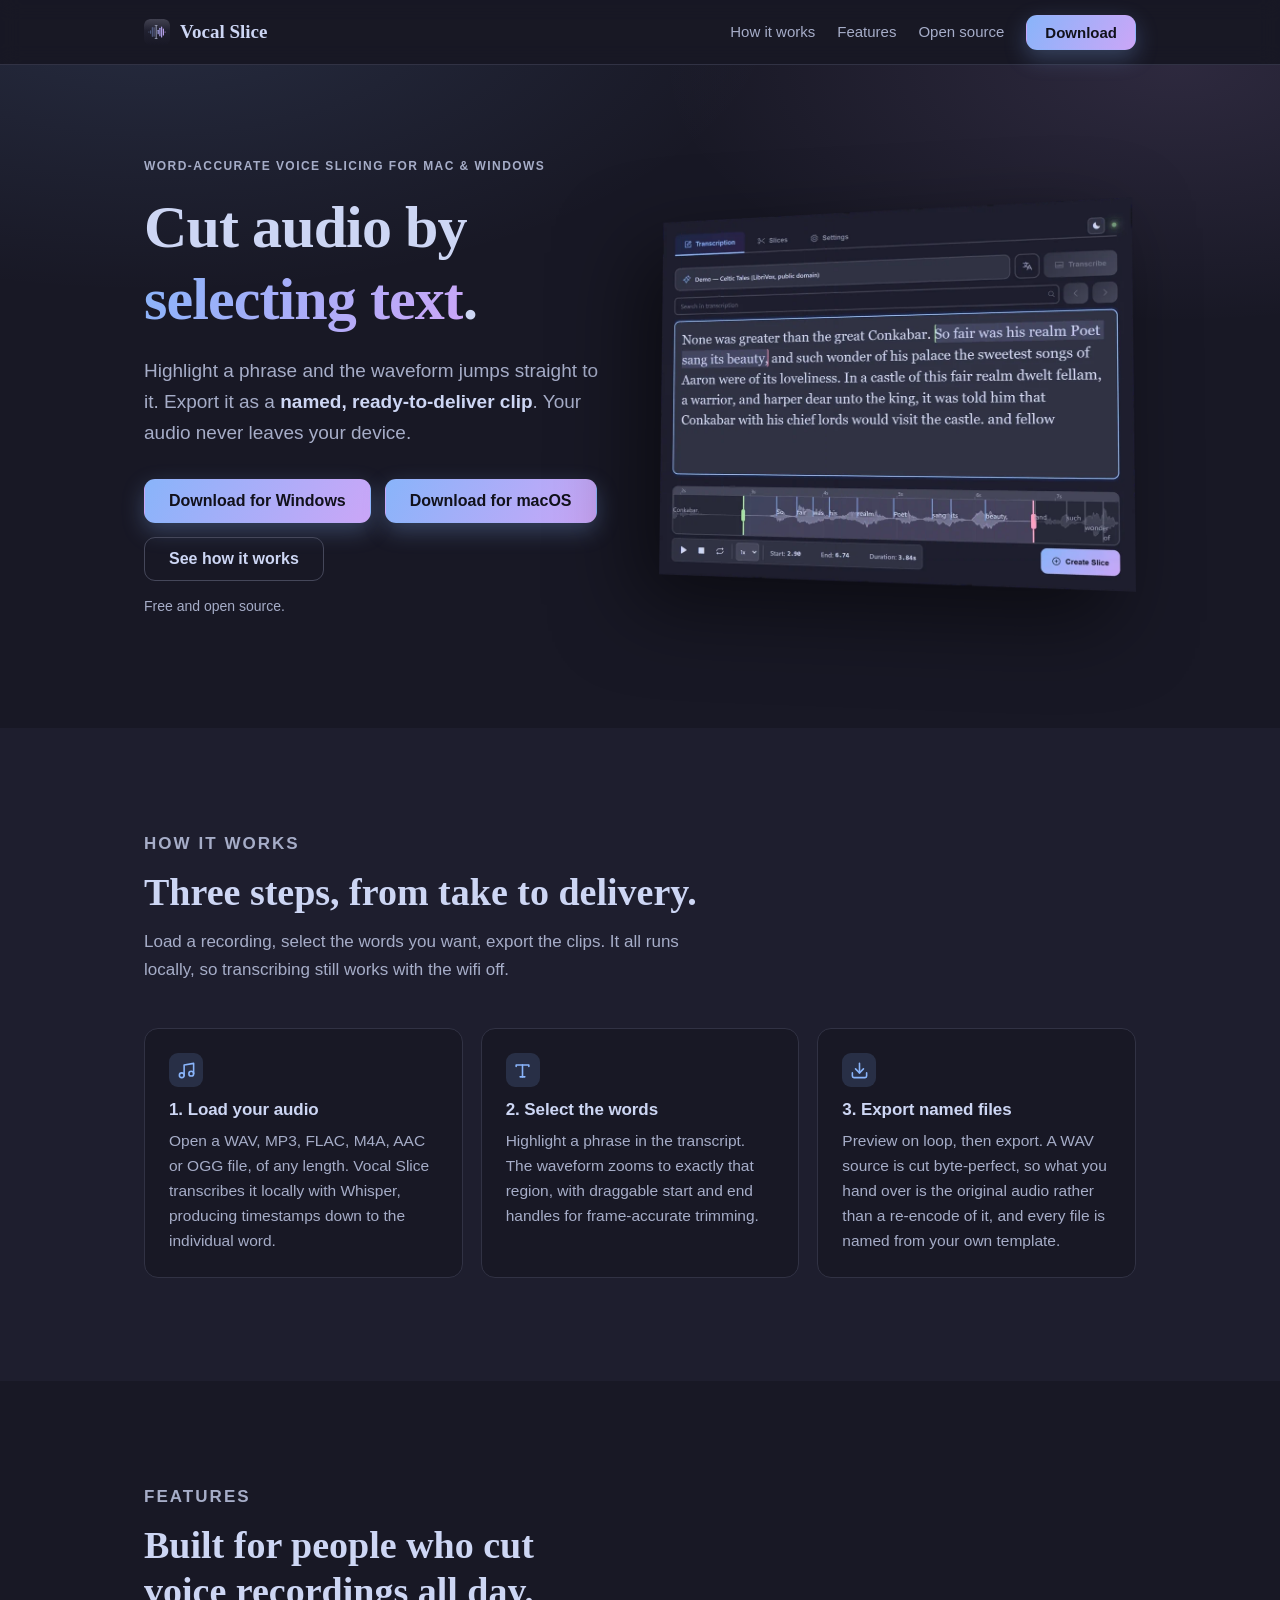
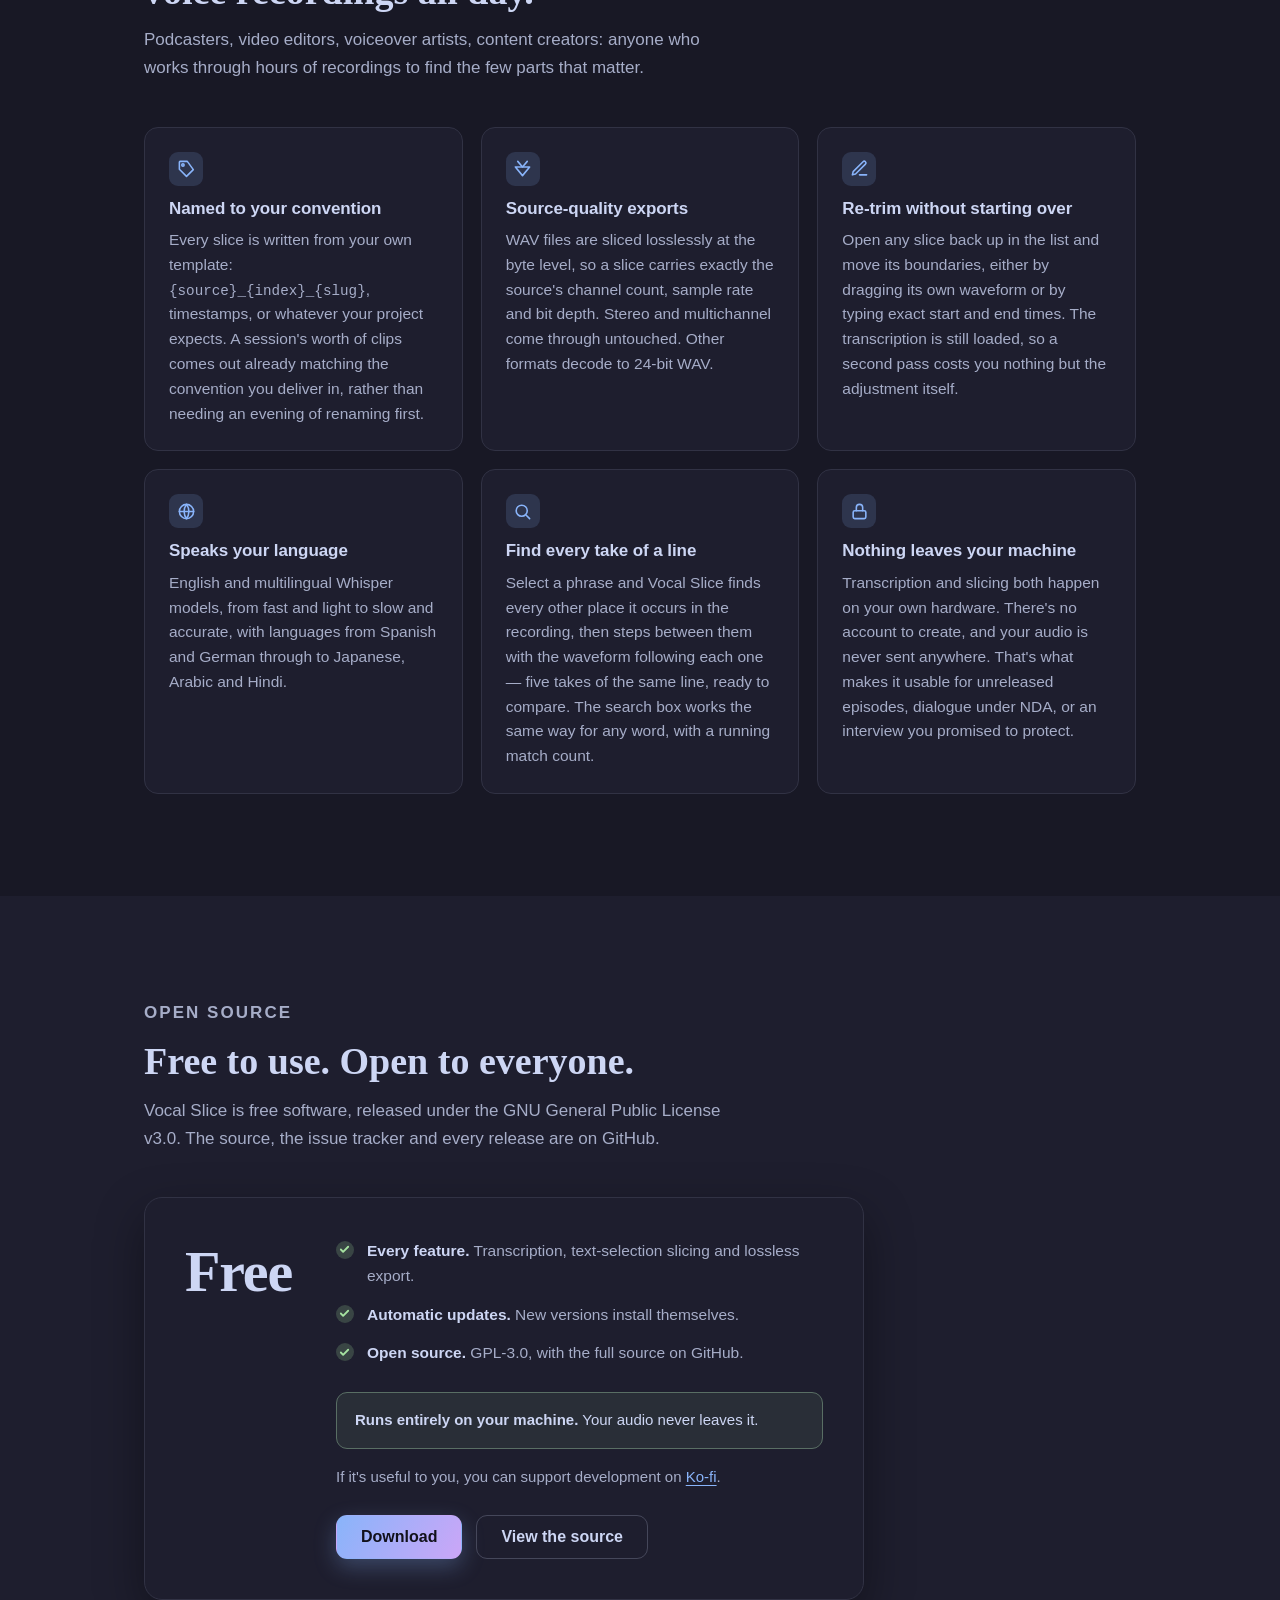
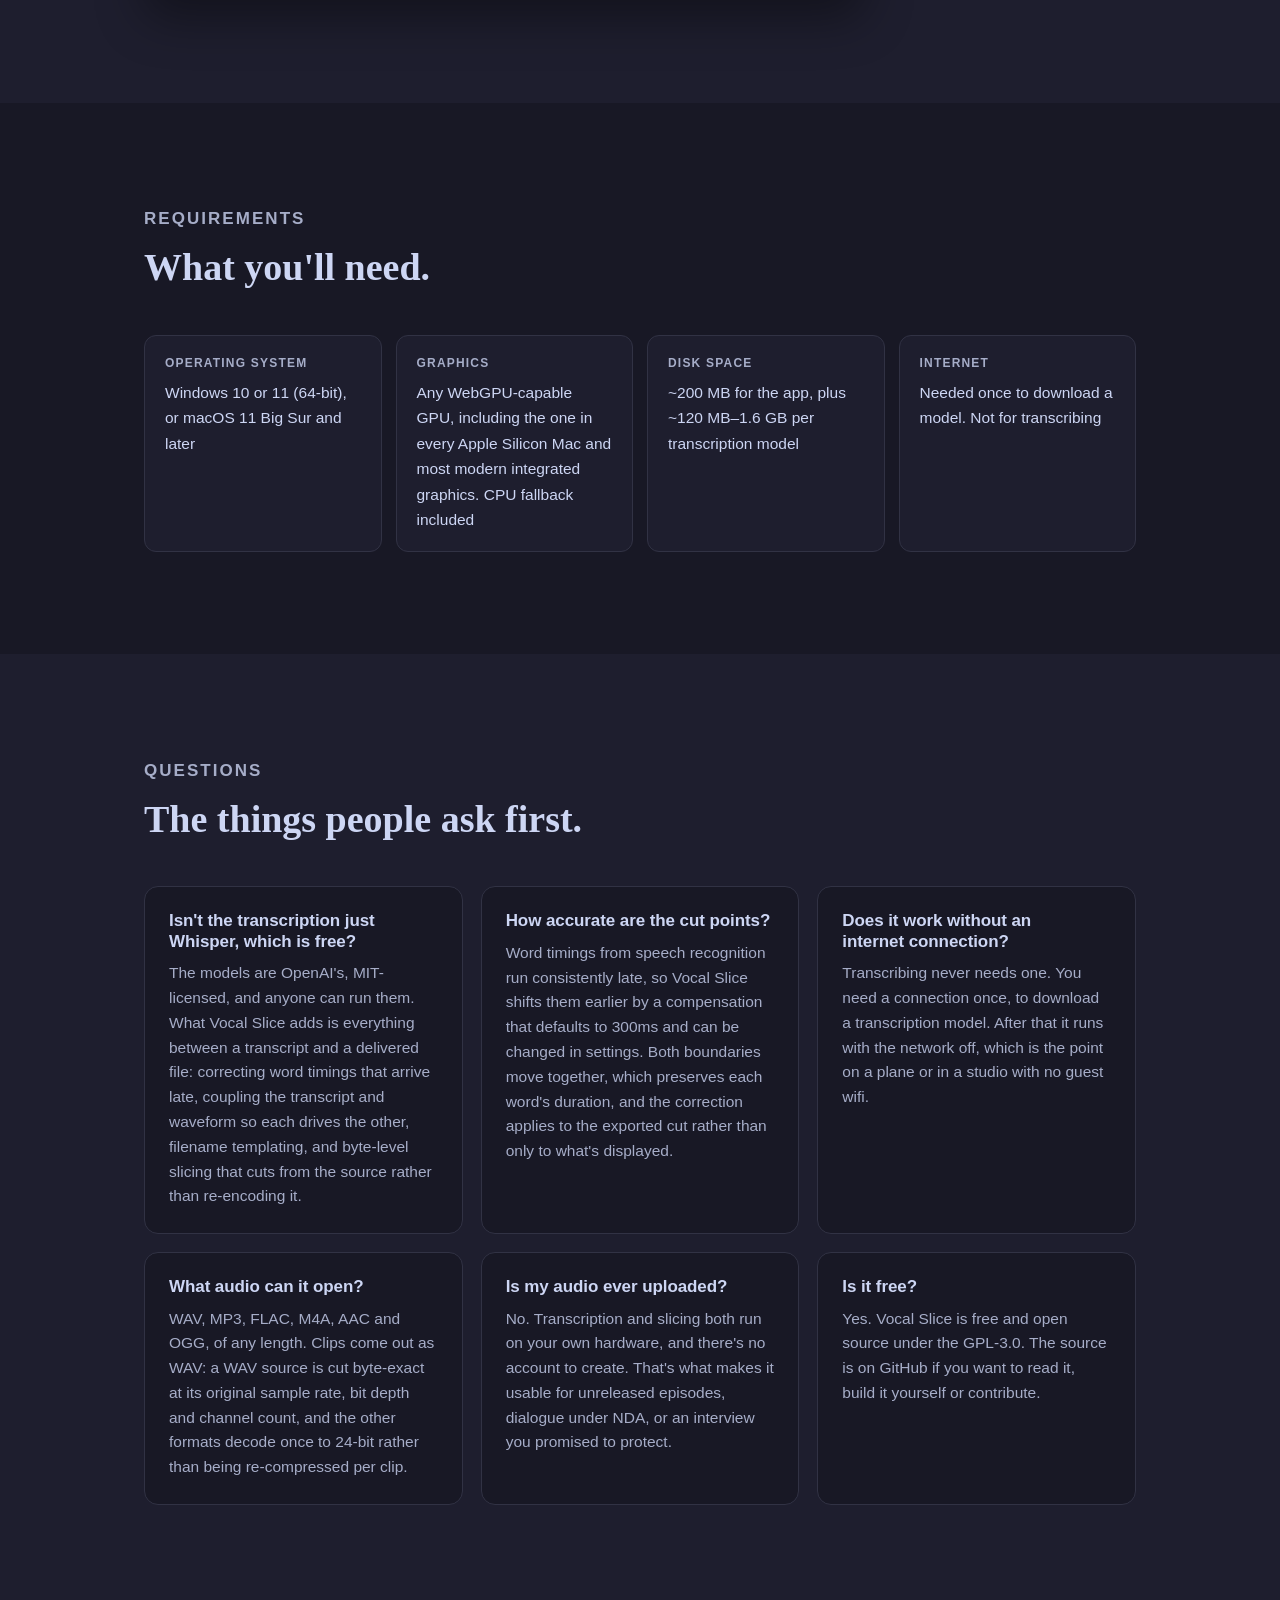
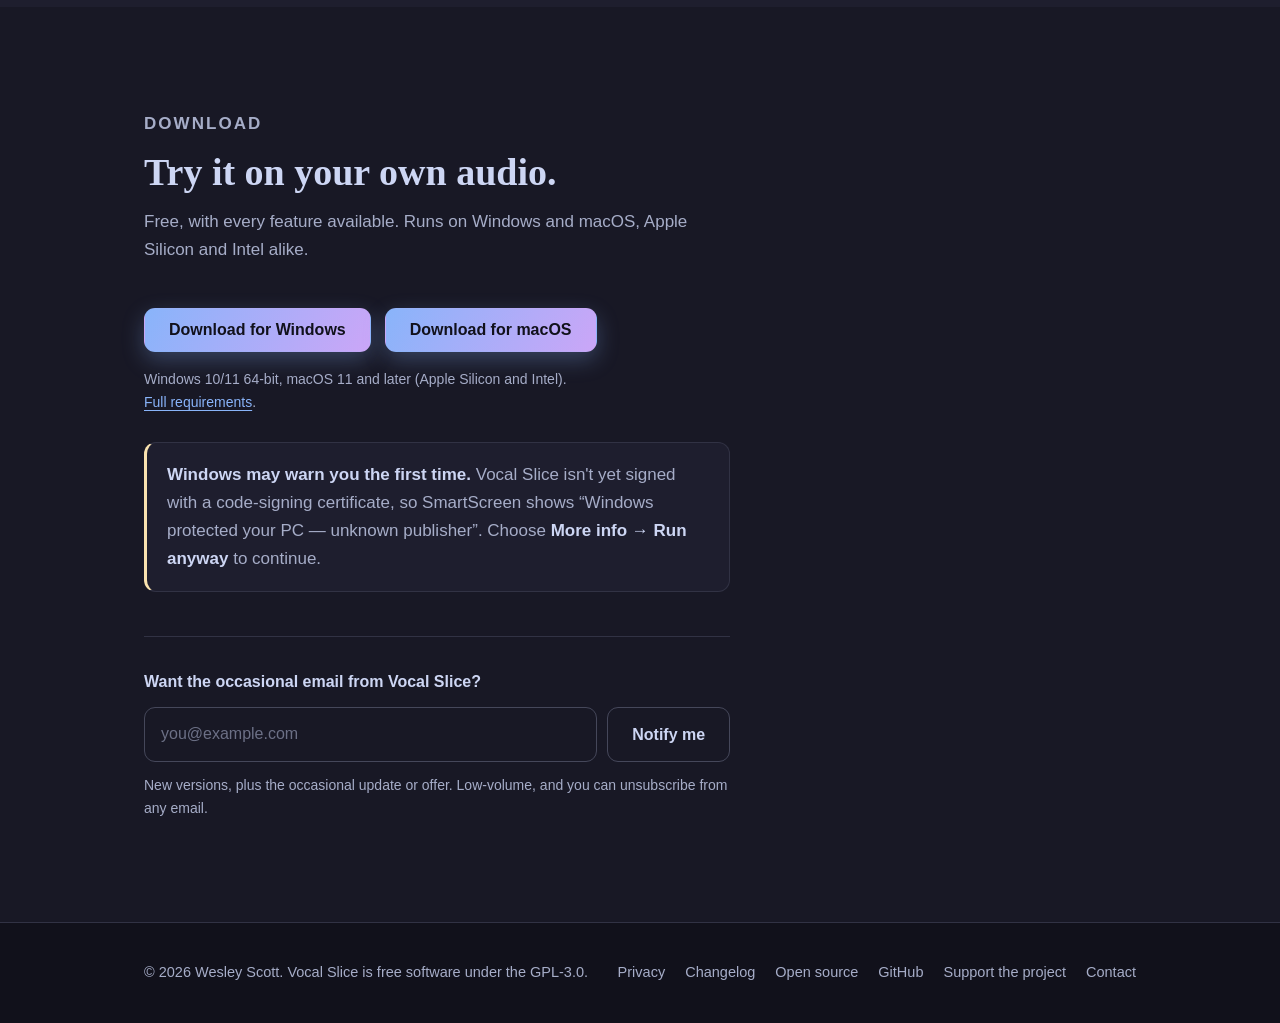
<file: index.html>
<!doctype html>
<html lang="en">
<head>
<meta charset="utf-8">
<meta name="viewport" content="width=device-width, initial-scale=1">
<title>Vocal Slice — cut audio by selecting text</title>
<meta name="description" content="Cut voice recordings by selecting text. Vocal Slice transcribes podcasts, interviews and voiceover locally. Word-accurate, source-quality, fully offline.">
<meta name="color-scheme" content="dark">
<link rel="stylesheet" href="styles.css">

<!-- Sets data-os for the download buttons. Must run before <body>; see NOTES.md. -->
<script>
(function () {
    var ua = navigator.userAgent || '';
    var plat = (navigator.userAgentData && navigator.userAgentData.platform) || '';
    var os = '';
    if (/win/i.test(plat) || /Windows/i.test(ua)) os = 'win';
    // iPhone/iPad UA strings contain "Mac", so exclude touch iOS explicitly.
    else if (/mac/i.test(plat) || (/Macintosh/i.test(ua) && !/iPhone|iPad|iPod/i.test(ua))) os = 'mac';
    if (os) document.documentElement.setAttribute('data-os', os);
})();
</script>

<link rel="icon" href="favicon.svg" type="image/svg+xml">
<link rel="icon" href="favicon-32.png" sizes="32x32" type="image/png">
<link rel="icon" href="favicon-16.png" sizes="16x16" type="image/png">
<link rel="apple-touch-icon" href="apple-touch-icon.png">

<link rel="canonical" href="https://vocalslice.com/">

<!-- Absolute URLs required; relative ones are ignored. og-image.png comes from build-icon.js. -->
<meta property="og:title" content="Vocal Slice — cut audio by selecting text">
<meta property="og:description" content="Transcribe voice recordings locally, then cut precise clips by selecting text. Word-accurate, source-quality, fully offline.">
<meta property="og:type" content="website">
<meta property="og:url" content="https://vocalslice.com/">
<meta property="og:site_name" content="Vocal Slice">
<meta property="og:image" content="https://vocalslice.com/og-image.png">
<meta property="og:image:width" content="1200">
<meta property="og:image:height" content="630">
<meta property="og:image:alt" content="Vocal Slice — cut audio by selecting text.">
<meta name="twitter:card" content="summary_large_image">

<!-- softwareVersion and aggregateRating are omitted on purpose. Vocal Slice is free (price 0).
     See NOTES.md. -->
<script type="application/ld+json">
{
    "@context": "https://schema.org",
    "@type": "SoftwareApplication",
    "name": "Vocal Slice",
    "url": "https://vocalslice.com/",
    "description": "Cut voice recordings by selecting text. Vocal Slice transcribes podcasts, interviews and voiceover locally. Word-accurate, source-quality, fully offline.",
    "applicationCategory": "MultimediaApplication",
    "applicationSubCategory": "Audio Editor",
    "operatingSystem": "Windows 10, Windows 11, macOS 11 and later",
    "image": "https://vocalslice.com/og-image.png",
    "screenshot": "https://vocalslice.com/press/shots/editor-selection.png",
    "author": {
        "@type": "Person",
        "name": "Wesley Scott"
    },
    "offers": {
        "@type": "Offer",
        "price": "0",
        "priceCurrency": "USD",
        "availability": "https://schema.org/InStock",
        "url": "https://vocalslice.com/#download"
    },
    "license": "https://www.gnu.org/licenses/gpl-3.0.html",
    "codeRepository": "https://github.com/terranivium/vocal-slice",
    "isAccessibleForFree": true,
    "featureList": [
        "Transcribes locally with Whisper; audio never leaves the device",
        "Cut clips by selecting words in the transcript",
        "Find every occurrence of a selected phrase and step between matches",
        "Word-level timestamps",
        "Lossless byte-level WAV slicing",
        "Configurable filename templates",
        "GPU accelerated via WebGPU with CPU fallback"
    ]
}
</script>

<!-- FAQPage. Every answer here is the VERBATIM visible text of the matching card in #faq — markup
     describing content that isn't rendered is a structured-data violation. Edit both or neither.
     Do not expect a rich result from this: Google restricted FAQ rich snippets to authoritative
     government and health sites in 2023. It's here for machine-readability, and it's cheap. -->
<script type="application/ld+json">
{
    "@context": "https://schema.org",
    "@type": "FAQPage",
    "mainEntity": [
        {
            "@type": "Question",
            "name": "Isn't the transcription just Whisper, which is free?",
            "acceptedAnswer": {
                "@type": "Answer",
                "text": "The models are OpenAI's, MIT-licensed, and anyone can run them. What Vocal Slice adds is everything between a transcript and a delivered file: correcting word timings that arrive late, coupling the transcript and waveform so each drives the other, filename templating, and byte-level slicing that cuts from the source rather than re-encoding it."
            }
        },
        {
            "@type": "Question",
            "name": "How accurate are the cut points?",
            "acceptedAnswer": {
                "@type": "Answer",
                "text": "Word timings from speech recognition run consistently late, so Vocal Slice shifts them earlier by a compensation that defaults to 300ms and can be changed in settings. Both boundaries move together, which preserves each word's duration, and the correction applies to the exported cut rather than only to what's displayed."
            }
        },
        {
            "@type": "Question",
            "name": "Does it work without an internet connection?",
            "acceptedAnswer": {
                "@type": "Answer",
                "text": "Transcribing never needs one. You need a connection once, to download a transcription model. After that it runs with the network off, which is the point on a plane or in a studio with no guest wifi."
            }
        },
        {
            "@type": "Question",
            "name": "What audio can it open?",
            "acceptedAnswer": {
                "@type": "Answer",
                "text": "WAV, MP3, FLAC, M4A, AAC and OGG, of any length. Clips come out as WAV: a WAV source is cut byte-exact at its original sample rate, bit depth and channel count, and the other formats decode once to 24-bit rather than being re-compressed per clip."
            }
        },
        {
            "@type": "Question",
            "name": "Is my audio ever uploaded?",
            "acceptedAnswer": {
                "@type": "Answer",
                "text": "No. Transcription and slicing both run on your own hardware, and there's no account to create. That's what makes it usable for unreleased episodes, dialogue under NDA, or an interview you promised to protect."
            }
        },
        {
            "@type": "Question",
            "name": "Is it free?",
            "acceptedAnswer": {
                "@type": "Answer",
                "text": "Yes. Vocal Slice is free and open source under the GPL-3.0. The source is on GitHub if you want to read it, build it yourself or contribute."
            }
        }
    ]
}
</script>
</head>
<body>

<header class="site-header">
    <div class="wrap">
        <!-- Absolute "/", not "index.html" — /index.html also serves 200 and would duplicate the canonical. -->
        <a class="brand" href="/">
            <span class="brand-mark" aria-hidden="true"></span>
            Vocal Slice
        </a>
        <nav class="nav" aria-label="Primary">
            <a href="#how">How it works</a>
            <a href="#features">Features</a>
            <a href="#open-source">Open source</a>
            <!-- Swaps to "Get notified" on phones (≤700px). -->
            <a class="btn btn-primary nav-download" href="#download" style="padding:9px 18px;font-size:15px;">Download</a>
            <a class="btn btn-primary nav-notify" href="#notify" style="padding:9px 18px;font-size:15px;">Get notified</a>
        </nav>
    </div>
</header>

<main>

    <!-- Hero -->
    <section class="hero">
        <div class="wrap hero-grid">
            <div>
                <p class="eyebrow">Word-accurate voice slicing for Mac &amp; Windows</p>
                <h1>Cut audio by <span class="grad">selecting text</span>.</h1>
                <p class="hero-lede">
                    Highlight a phrase and the waveform jumps straight to it. Export it as a
                    <strong>named, ready-to-deliver clip</strong>. Your audio never leaves your device.
                </p>
                <!-- Both platform buttons ship in the markup so this works without JavaScript. -->
                <div class="btn-row">
                    <a class="btn btn-primary" data-dl="win"
                       href="https://github.com/terranivium/vocal-slice/releases/latest/download/VocalSlice-Setup.exe">
                        Download for Windows
                    </a>
                    <a class="btn btn-primary" data-dl="mac"
                       href="https://github.com/terranivium/vocal-slice/releases/latest/download/VocalSlice.dmg">
                        Download for macOS
                    </a>
                    <!-- Phones only (≤700px), where the download buttons are hidden. -->
                    <a class="btn btn-primary hero-notify" href="#notify">Get notified</a>
                    <a class="btn btn-ghost" href="#how">See how it works</a>
                </div>
                <p class="btn-note">
                    Free and open source.
                    <span class="dl-alt dl-alt-mac">Also for <a data-dl-alt="mac"
                       href="https://github.com/terranivium/vocal-slice/releases/latest/download/VocalSlice.dmg">macOS</a>.</span>
                    <span class="dl-alt dl-alt-win">Also for <a data-dl-alt="win"
                       href="https://github.com/terranivium/vocal-slice/releases/latest/download/VocalSlice-Setup.exe">Windows</a>.</span>
                </p>
            </div>

            <!-- Generated by brand/build-demo.mjs; regenerate after UI changes. See NOTES.md. -->
            <picture class="demo">
                <source srcset="demo.webp" type="image/webp">
                <img src="demo-still.png" width="1000" height="829" decoding="async"
                     alt="The Vocal Slice app: a phrase is selected in the transcript and the waveform below highlights exactly that span of audio, showing its start, end and duration.">
            </picture>
        </div>
    </section>

    <!-- How it works -->
    <section class="section section-alt" id="how">
        <div class="wrap">
            <div class="section-head">
                <p class="eyebrow">How it works</p>
                <h2>Three steps, from take to delivery.</h2>
                <p>Load a recording, select the words you want, export the clips. It all runs locally, so transcribing still works with the wifi off.</p>
            </div>
            <div class="features">
                <div class="feature">
                    <div class="feature-icon" aria-hidden="true">
                        <svg viewBox="0 0 24 24" fill="none" stroke="currentColor" stroke-width="2" stroke-linecap="round" stroke-linejoin="round"><path d="M9 18V5l12-2v13"></path><circle cx="6" cy="18" r="3"></circle><circle cx="18" cy="16" r="3"></circle></svg>
                    </div>
                    <h3>1. Load your audio</h3>
                    <p>Open a WAV, MP3, FLAC, M4A, AAC or OGG file, of any length. Vocal Slice transcribes it locally with Whisper, producing timestamps down to the individual word.</p>
                </div>
                <div class="feature">
                    <div class="feature-icon" aria-hidden="true">
                        <svg viewBox="0 0 24 24" fill="none" stroke="currentColor" stroke-width="2" stroke-linecap="round" stroke-linejoin="round"><path d="M4 7V5h16v2"></path><path d="M9 20h6"></path><path d="M12 5v15"></path></svg>
                    </div>
                    <h3>2. Select the words</h3>
                    <p>Highlight a phrase in the transcript. The waveform zooms to exactly that region, with draggable start and end handles for frame-accurate trimming.</p>
                </div>
                <div class="feature">
                    <div class="feature-icon" aria-hidden="true">
                        <svg viewBox="0 0 24 24" fill="none" stroke="currentColor" stroke-width="2" stroke-linecap="round" stroke-linejoin="round"><path d="M21 15v4a2 2 0 0 1-2 2H5a2 2 0 0 1-2-2v-4"></path><path d="M7 10l5 5 5-5"></path><path d="M12 15V3"></path></svg>
                    </div>
                    <h3>3. Export named files</h3>
                    <p>Preview on loop, then export. A WAV source is cut byte-perfect, so what you hand over is the original audio rather than a re-encode of it, and every file is named from your own template.</p>
                </div>
            </div>
        </div>
    </section>

    <!-- Features -->
    <section class="section" id="features">
        <div class="wrap">
            <div class="section-head">
                <p class="eyebrow">Features</p>
                <h2>Built for people who cut voice recordings all day.</h2>
                <p>Podcasters, video editors, voiceover artists, content creators: anyone who
                    works through hours of recordings to find the few parts that matter.</p>
            </div>
            <div class="features">
                <div class="feature">
                    <div class="feature-icon" aria-hidden="true">
                        <svg viewBox="0 0 24 24" fill="none" stroke="currentColor" stroke-width="2" stroke-linecap="round" stroke-linejoin="round"><path d="M20.6 13.4 12 22l-9-9V4a1 1 0 0 1 1-1h9z"></path><circle cx="7.5" cy="7.5" r="1.5"></circle></svg>
                    </div>
                    <h3>Named to your convention</h3>
                    <p>Every slice is written from your own template: <code>{source}_{index}_{slug}</code>, timestamps, or whatever your project expects. A session's worth of clips comes out already matching the convention you deliver in, rather than needing an evening of renaming first.</p>
                </div>
                <div class="feature">
                    <div class="feature-icon" aria-hidden="true">
                        <svg viewBox="0 0 24 24" fill="none" stroke="currentColor" stroke-width="2" stroke-linecap="round" stroke-linejoin="round"><path d="M6 3l6 7 6-7"></path><path d="M3 10h18l-9 11z"></path></svg>
                    </div>
                    <h3>Source-quality exports</h3>
                    <p>WAV files are sliced losslessly at the byte level, so a slice carries exactly the source's channel count, sample rate and bit depth. Stereo and multichannel come through untouched. Other formats decode to 24-bit WAV.</p>
                </div>
                <div class="feature">
                    <div class="feature-icon" aria-hidden="true">
                        <svg viewBox="0 0 24 24" fill="none" stroke="currentColor" stroke-width="2" stroke-linecap="round" stroke-linejoin="round"><path d="M12 20h9"></path><path d="M16.5 3.5a2.12 2.12 0 0 1 3 3L7 19l-4 1 1-4Z"></path></svg>
                    </div>
                    <h3>Re-trim without starting over</h3>
                    <p>Open any slice back up in the list and move its boundaries, either by dragging its own waveform or by typing exact start and end times. The transcription is still loaded, so a second pass costs you nothing but the adjustment itself.</p>
                </div>
                <div class="feature">
                    <div class="feature-icon" aria-hidden="true">
                        <svg viewBox="0 0 24 24" fill="none" stroke="currentColor" stroke-width="2" stroke-linecap="round" stroke-linejoin="round"><circle cx="12" cy="12" r="9"></circle><path d="M3 12h18"></path><path d="M12 3a15 15 0 0 1 0 18 15 15 0 0 1 0-18z"></path></svg>
                    </div>
                    <h3>Speaks your language</h3>
                    <p>English and multilingual Whisper models, from fast and light to slow and accurate, with languages from Spanish and German through to Japanese, Arabic and Hindi.</p>
                </div>
                <div class="feature">
                    <div class="feature-icon" aria-hidden="true">
                        <svg viewBox="0 0 24 24" fill="none" stroke="currentColor" stroke-width="2" stroke-linecap="round" stroke-linejoin="round"><circle cx="11" cy="11" r="7"></circle><path d="M21 21l-4.3-4.3"></path></svg>
                    </div>
                    <h3>Find every take of a line</h3>
                    <p>Select a phrase and Vocal Slice finds every other place it occurs in the recording, then steps between them with the waveform following each one — five takes of the same line, ready to compare. The search box works the same way for any word, with a running match count.</p>
                </div>
                <div class="feature">
                    <div class="feature-icon" aria-hidden="true">
                        <svg viewBox="0 0 24 24" fill="none" stroke="currentColor" stroke-width="2" stroke-linecap="round" stroke-linejoin="round"><rect x="4" y="11" width="16" height="10" rx="2"></rect><path d="M8 11V7a4 4 0 0 1 8 0v4"></path></svg>
                    </div>
                    <h3>Nothing leaves your machine</h3>
                    <p>Transcription and slicing both happen on your own hardware. There's no account to create, and your audio is never sent anywhere. That's what makes it usable for unreleased episodes, dialogue under NDA, or an interview you promised to protect.</p>
                </div>
            </div>
        </div>
    </section>

    <!-- Open source. Was the pricing section until 2.x, when the app went free (GPL-3.0); the
         .price-* classes are kept because the card layout is unchanged. -->
    <section class="section section-alt" id="open-source">
        <div class="wrap">
            <div class="section-head">
                <p class="eyebrow">Open source</p>
                <h2>Free to use. Open to everyone.</h2>
                <p>Vocal Slice is free software, released under the GNU General Public License v3.0. The source, the issue tracker and every release are on GitHub.</p>
            </div>

            <div class="price-card">
                <div class="price-figure">
                    <span class="price-amount">Free</span>
                </div>
                <div>
                    <ul class="price-list">
                        <li>
                            <span class="tick" aria-hidden="true"><svg viewBox="0 0 24 24" fill="none" stroke="currentColor" stroke-width="4" stroke-linecap="round" stroke-linejoin="round"><path d="M20 6 9 17l-5-5"></path></svg></span>
                            <span><strong>Every feature.</strong> Transcription, text-selection slicing and lossless export.</span>
                        </li>
                        <li>
                            <span class="tick" aria-hidden="true"><svg viewBox="0 0 24 24" fill="none" stroke="currentColor" stroke-width="4" stroke-linecap="round" stroke-linejoin="round"><path d="M20 6 9 17l-5-5"></path></svg></span>
                            <span><strong>Automatic updates.</strong> New versions install themselves.</span>
                        </li>
                        <li>
                            <span class="tick" aria-hidden="true"><svg viewBox="0 0 24 24" fill="none" stroke="currentColor" stroke-width="4" stroke-linecap="round" stroke-linejoin="round"><path d="M20 6 9 17l-5-5"></path></svg></span>
                            <span><strong>Open source.</strong> GPL-3.0, with the full source on GitHub.</span>
                        </li>
                    </ul>

                    <p class="price-promise">
                        <strong>Runs entirely on your machine.</strong> Your audio never leaves it.
                    </p>

                    <p class="price-support">If it's useful to you, you can support development on <a href="https://ko-fi.com/terranivium" rel="noopener">Ko-fi</a>.</p>

                    <div class="price-cta btn-row">
                        <a class="btn btn-primary" href="#download">Download</a>
                        <a class="btn btn-ghost" href="https://github.com/terranivium/vocal-slice" rel="noopener">View the source</a>
                    </div>
                </div>
            </div>
        </div>
    </section>

    <!-- Requirements -->
    <section class="section" id="requirements">
        <div class="wrap">
            <div class="section-head">
                <p class="eyebrow">Requirements</p>
                <h2>What you'll need.</h2>
            </div>
            <dl class="specs">
                <div>
                    <dt>Operating system</dt>
                    <dd>Windows 10 or 11 (64-bit), or macOS 11 Big Sur and later</dd>
                </div>
                <div>
                    <dt>Graphics</dt>
                    <dd>Any WebGPU-capable GPU, including the one in every Apple Silicon Mac and
                        most modern integrated graphics. CPU fallback included</dd>
                </div>
                <div>
                    <dt>Disk space</dt>
                    <dd>~200 MB for the app, plus ~120 MB–1.6 GB per transcription model</dd>
                </div>
                <div>
                    <dt>Internet</dt>
                    <dd>Needed once to download a model. Not for transcribing</dd>
                </div>
            </dl>
        </div>
    </section>

    <!-- FAQ. Answers are about Vocal Slice only — never a teardown of another tool. Audacity ships
         Whisper-based plugins, so "the free one can't do this" would be both wrong and off-voice;
         see the negation-cadence note in the app repo's marketing/launch-copy.md.
         Every answer below is duplicated verbatim into the FAQPage JSON-LD in <head>. Change one and
         you MUST change the other — markup describing text that isn't on the page is a violation. -->
    <section class="section section-alt" id="faq">
        <div class="wrap">
            <div class="section-head">
                <p class="eyebrow">Questions</p>
                <h2>The things people ask first.</h2>
            </div>
            <div class="features">
                <div class="feature">
                    <h3>Isn't the transcription just Whisper, which is free?</h3>
                    <p>The models are OpenAI's, MIT-licensed, and anyone can run them. What Vocal Slice adds is everything between a transcript and a delivered file: correcting word timings that arrive late, coupling the transcript and waveform so each drives the other, filename templating, and byte-level slicing that cuts from the source rather than re-encoding it.</p>
                </div>
                <div class="feature">
                    <h3>How accurate are the cut points?</h3>
                    <p>Word timings from speech recognition run consistently late, so Vocal Slice shifts them earlier by a compensation that defaults to 300ms and can be changed in settings. Both boundaries move together, which preserves each word's duration, and the correction applies to the exported cut rather than only to what's displayed.</p>
                </div>
                <div class="feature">
                    <h3>Does it work without an internet connection?</h3>
                    <p>Transcribing never needs one. You need a connection once, to download a transcription model. After that it runs with the network off, which is the point on a plane or in a studio with no guest wifi.</p>
                </div>
                <div class="feature">
                    <h3>What audio can it open?</h3>
                    <p>WAV, MP3, FLAC, M4A, AAC and OGG, of any length. Clips come out as WAV: a WAV source is cut byte-exact at its original sample rate, bit depth and channel count, and the other formats decode once to 24-bit rather than being re-compressed per clip.</p>
                </div>
                <div class="feature">
                    <h3>Is my audio ever uploaded?</h3>
                    <p>No. Transcription and slicing both run on your own hardware, and there's no account to create. That's what makes it usable for unreleased episodes, dialogue under NDA, or an interview you promised to protect.</p>
                </div>
                <div class="feature">
                    <h3>Is it free?</h3>
                    <p>Yes. Vocal Slice is free and open source under the GPL-3.0. The source is on GitHub if you want to read it, build it yourself or contribute.</p>
                </div>
            </div>
        </div>
    </section>

    <!-- Download. Plain .section, not .section-alt: #faq above is alt, and the page alternates. -->
    <section class="section" id="download">
        <div class="wrap">
            <div class="section-head">
                <p class="eyebrow">Download</p>
                <h2>Try it on your own audio.</h2>
                <p>
                    Free, with every feature available. Runs on Windows and macOS,
                    Apple Silicon and Intel alike.
                </p>
            </div>

            <div class="btn-row">
                <a class="btn btn-primary" data-dl="win"
                   href="https://github.com/terranivium/vocal-slice/releases/latest/download/VocalSlice-Setup.exe">
                    Download for Windows
                </a>
                <a class="btn btn-primary" data-dl="mac"
                   href="https://github.com/terranivium/vocal-slice/releases/latest/download/VocalSlice.dmg">
                    Download for macOS
                </a>
            </div>

            <p class="btn-note dl-note">
                Windows 10/11 64-bit, macOS 11 and later (Apple Silicon and Intel).
                <a href="#requirements">Full&nbsp;requirements</a>.
            </p>

            <div class="callout win-note">
                <p>
                    <strong>Windows may warn you the first time.</strong> Vocal Slice isn't yet
                    signed with a code-signing certificate, so SmartScreen shows
                    “Windows protected your PC — unknown publisher”. Choose
                    <strong>More info → Run anyway</strong> to continue.
                </p>
            </div>

            <!-- Buttondown is contacted on submit only, never on page load. Must stay a native form
                 submission opening in a new tab — never fetch. See NOTES.md before changing this. -->
            <form class="signup" id="notify" method="POST" target="_blank" rel="noopener"
                  action="https://buttondown.com/api/emails/embed-subscribe/vocalslice">
                <label class="signup-label" for="signup-email">Want the occasional email from Vocal Slice?</label>
                <input type="hidden" name="embed" value="1">
                <!-- Overwritten with an inbound utm_campaign by the script below. -->
                <input type="hidden" name="tag" value="site" id="signup-tag">
                <div class="signup-row">
                    <input class="signup-input" id="signup-email" type="email" name="email" required
                           autocomplete="email" placeholder="you@example.com">
                    <button class="btn btn-ghost" type="submit">Notify me</button>
                </div>
                <p class="signup-note">
                    New versions, plus the occasional update or offer. Low-volume, and you can
                    unsubscribe from any email.
                </p>
                <!-- Not "you're subscribed": the outcome is in the other tab, and this page can't see it. -->
                <p class="signup-done" hidden>Continue in the new tab to confirm your subscription.</p>
            </form>
        </div>
    </section>

</main>

<footer class="site-footer">
    <div class="wrap">
        <span>© 2026 Wesley Scott. Vocal Slice is free software under the <a href="https://github.com/terranivium/vocal-slice/blob/HEAD/LICENSE">GPL-3.0</a>.</span>
        <span class="footer-links">
            <a href="privacy.html">Privacy</a>
            <a href="changelog.html">Changelog</a>
            <a href="#open-source">Open source</a>
            <a href="https://github.com/terranivium/vocal-slice" rel="noopener">GitHub</a>
            <a href="https://ko-fi.com/terranivium" rel="noopener">Support the project</a>
            <a href="mailto:wesley@vocalslice.com">Contact</a>
        </span>
    </div>
</footer>

<!-- Cookieless page-view counting — the only external request this page may make. The token is a
     public site identifier, not a secret. Keep type="module" verbatim, not defer. See NOTES.md. -->
<script type="module" src="https://static.cloudflareinsights.com/beacon.min.js"
        data-cf-beacon='{"token": "4faf8a26384b48ff875bfce5d0a9c8f1"}'></script>

<!-- Inline and first-party; nothing here is load-bearing. -->
<script>
(function () {
    // Reveals the note only. Never preventDefault, never fetch — the form must submit natively
    // so Buttondown can serve a CAPTCHA or a validation error. See NOTES.md.
    var form = document.querySelector('.signup');
    if (!form) return;
    form.addEventListener('submit', function () {
        form.querySelector('.signup-done').hidden = false;
    });
})();

(function () {
    // Carry an inbound campaign through to the newsletter signup. Nothing is transmitted, stored or
    // read back: no cookie, no localStorage, no request. Keep it that way. See NOTES.md.
    var inbound = new URLSearchParams(location.search);
    var campaign = inbound.get('utm_campaign');
    var source = inbound.get('utm_source');

    // Google Ads auto-tagging appends `gclid`, not utm_*, so treat a bare gclid as google.
    if (!source && inbound.get('gclid')) source = 'google';

    if (!campaign && !source) return;

    var label = campaign || source;

    var tag = document.getElementById('signup-tag');
    if (tag && label) tag.value = label;

    // Survive a detour to the privacy policy, which would otherwise return to a clean URL.
    var priv = document.querySelector('a[href="privacy.html"]');
    if (priv) priv.href = 'privacy.html' + location.search;
})();
</script>

</body>
</html>
</file>
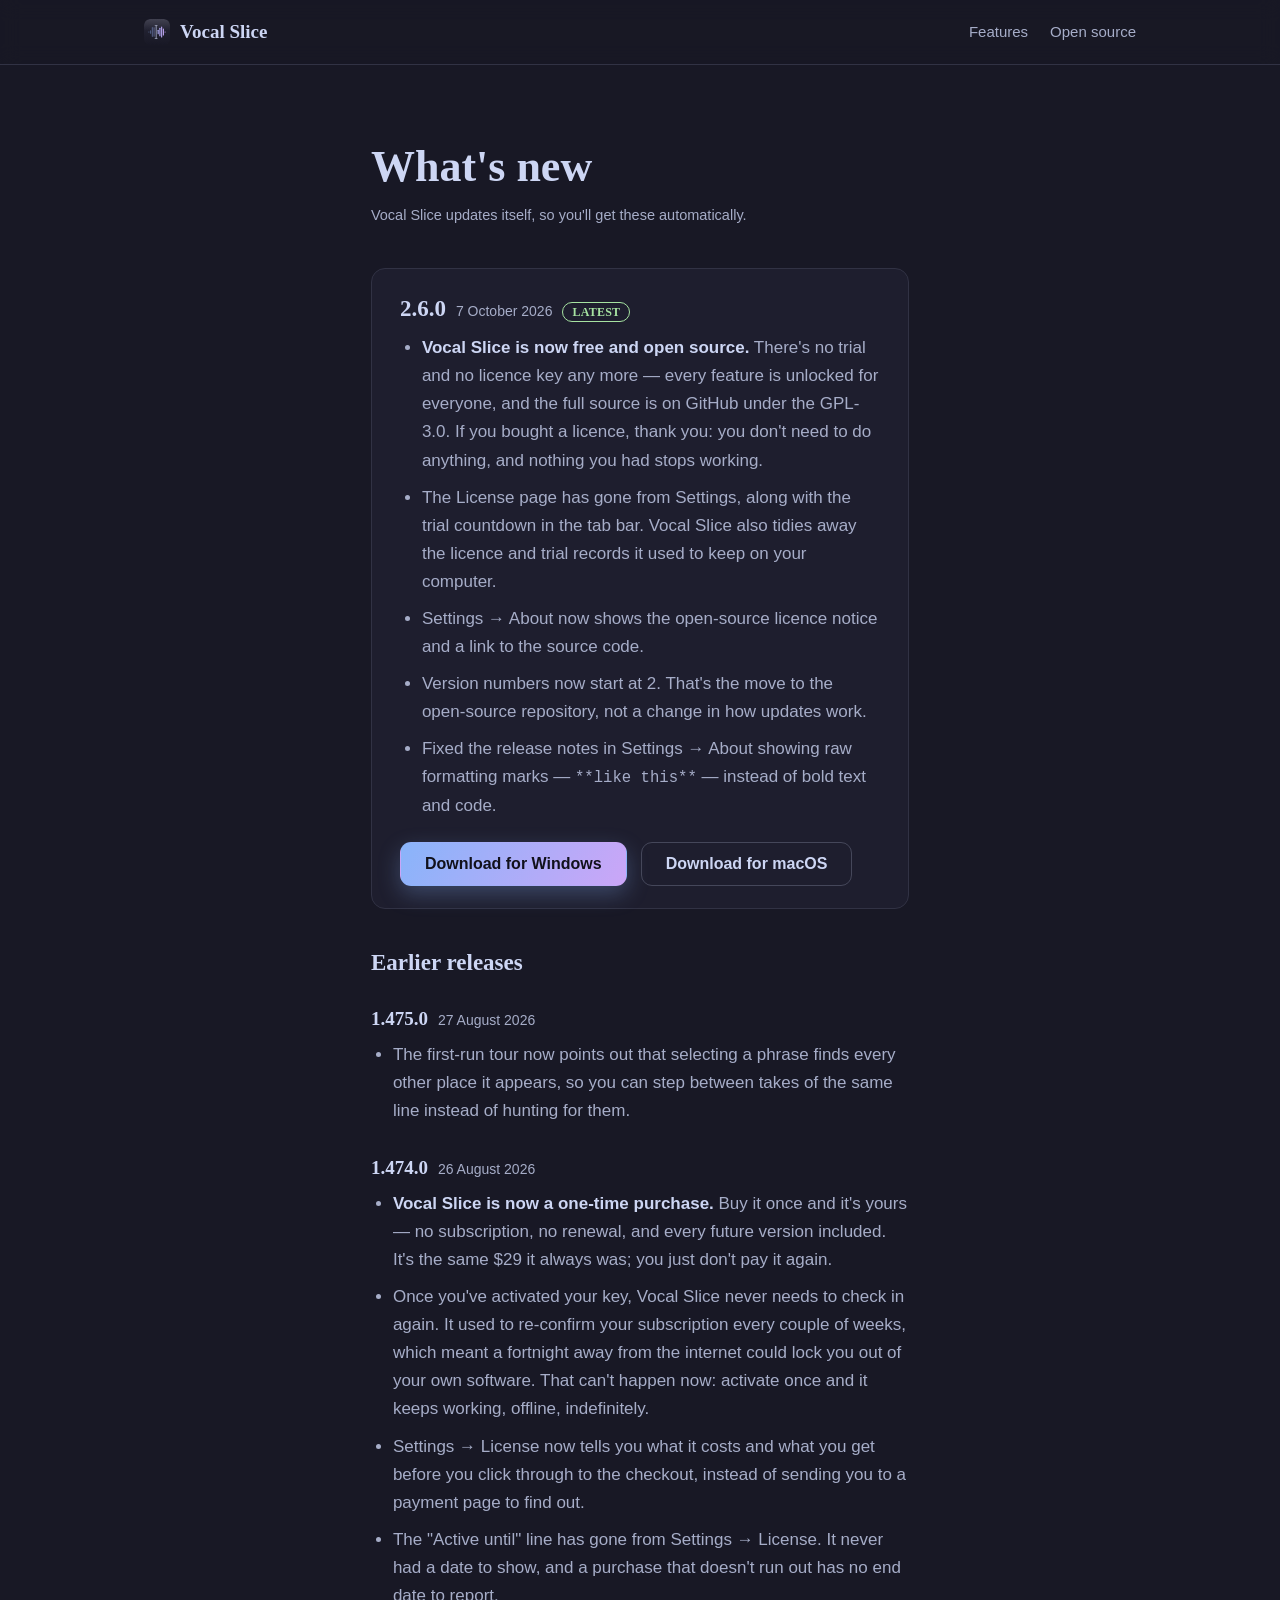
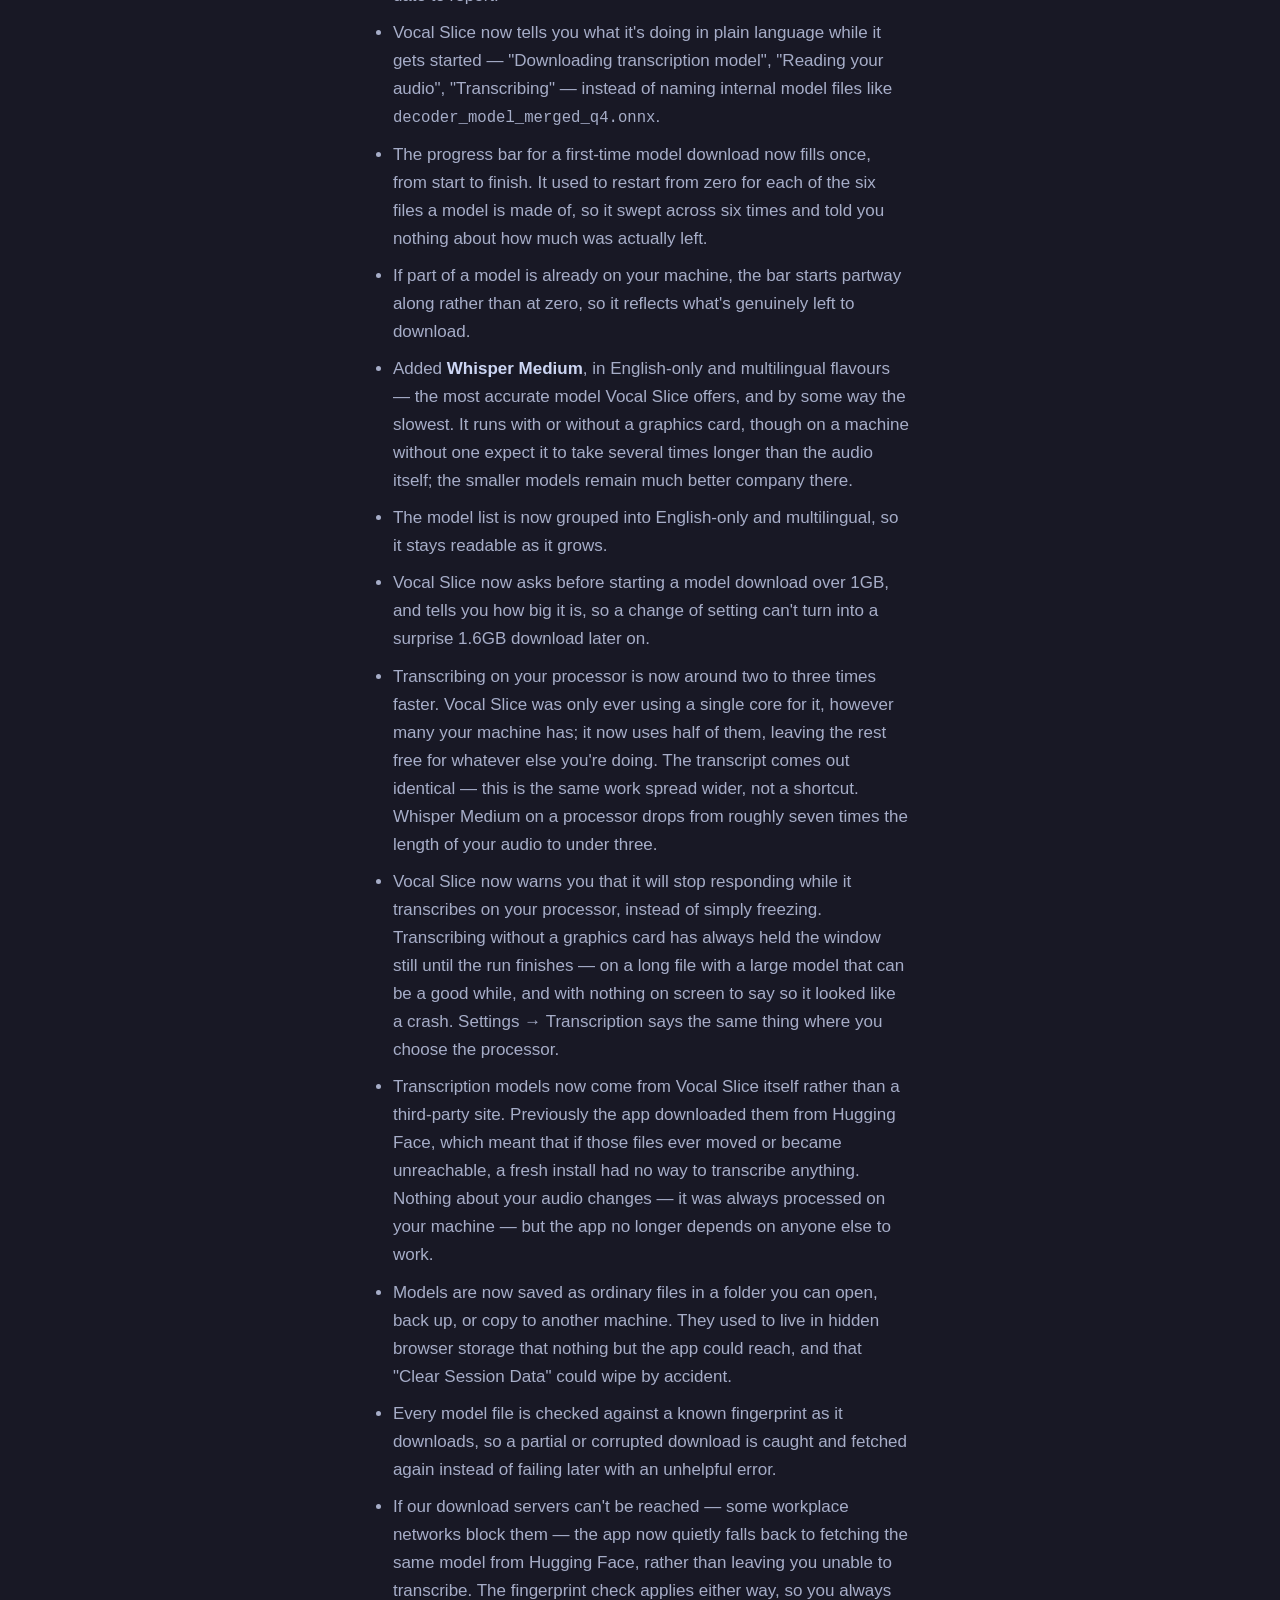
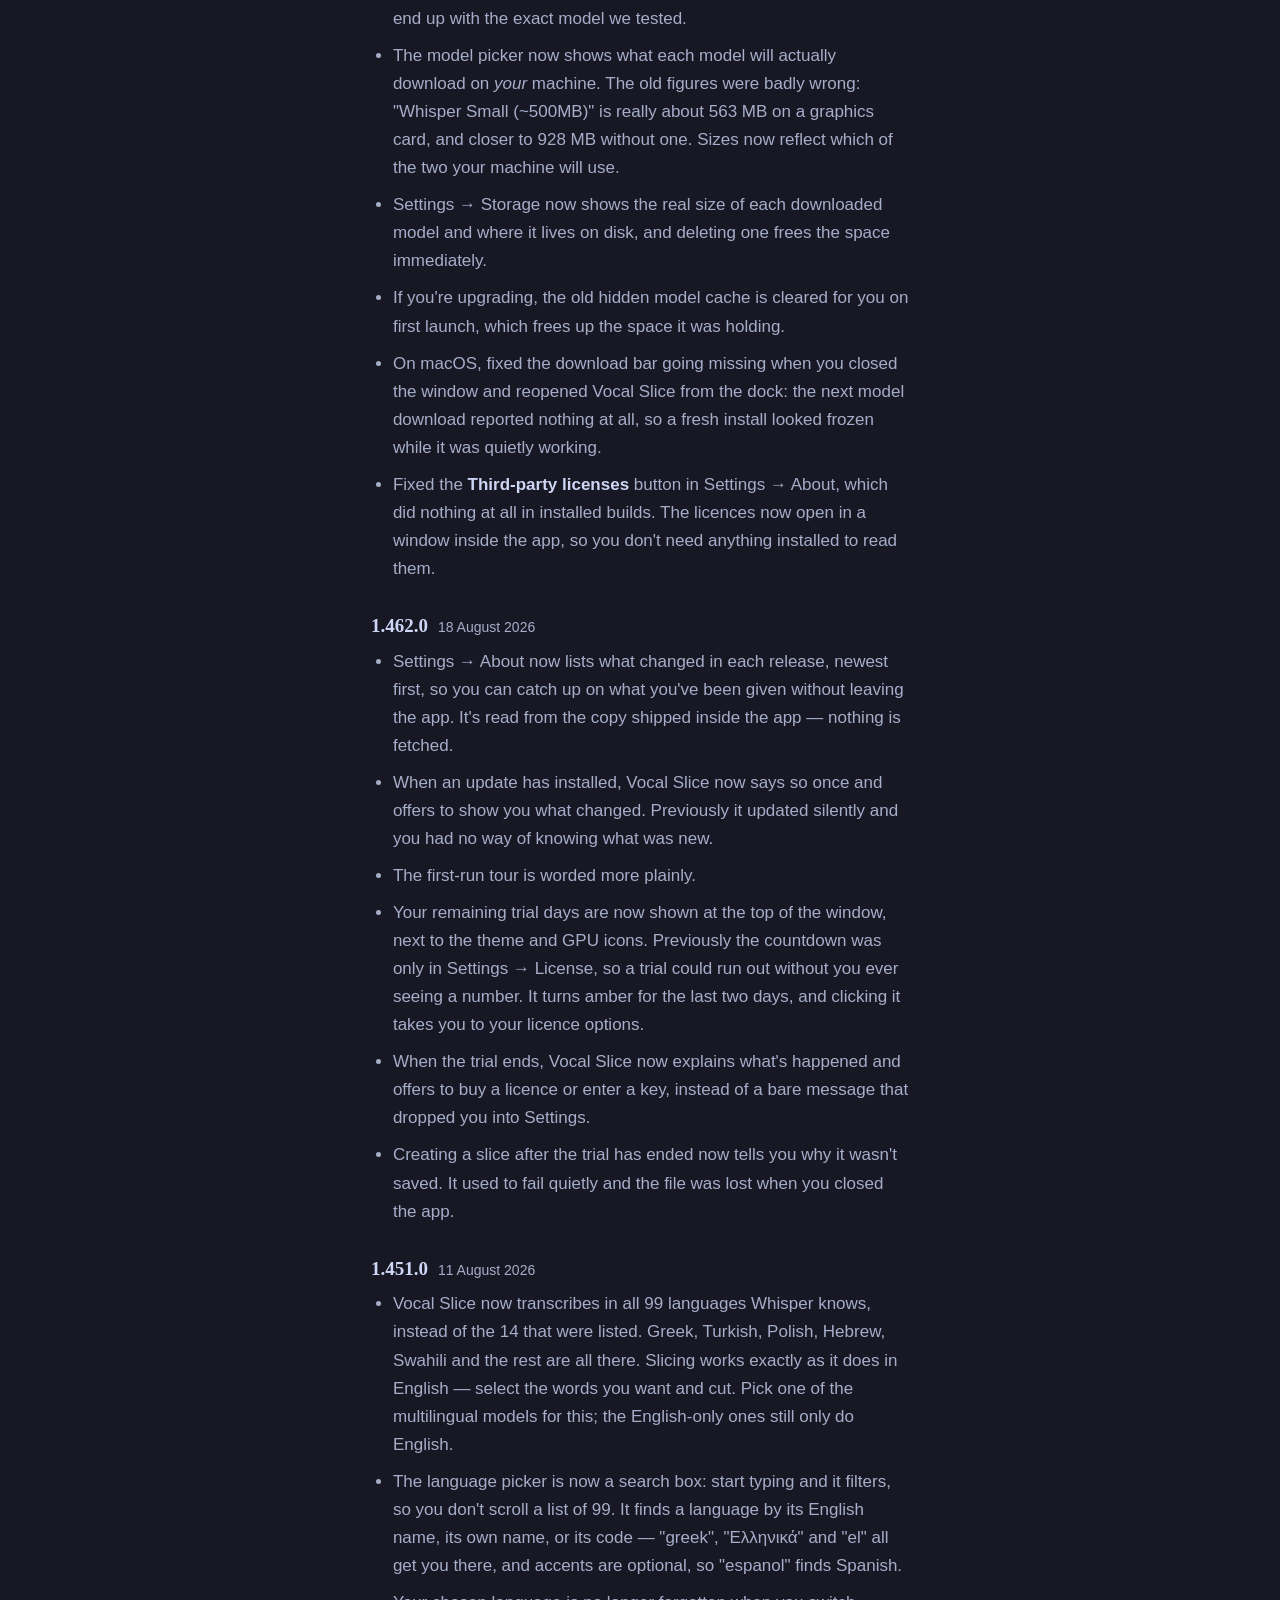
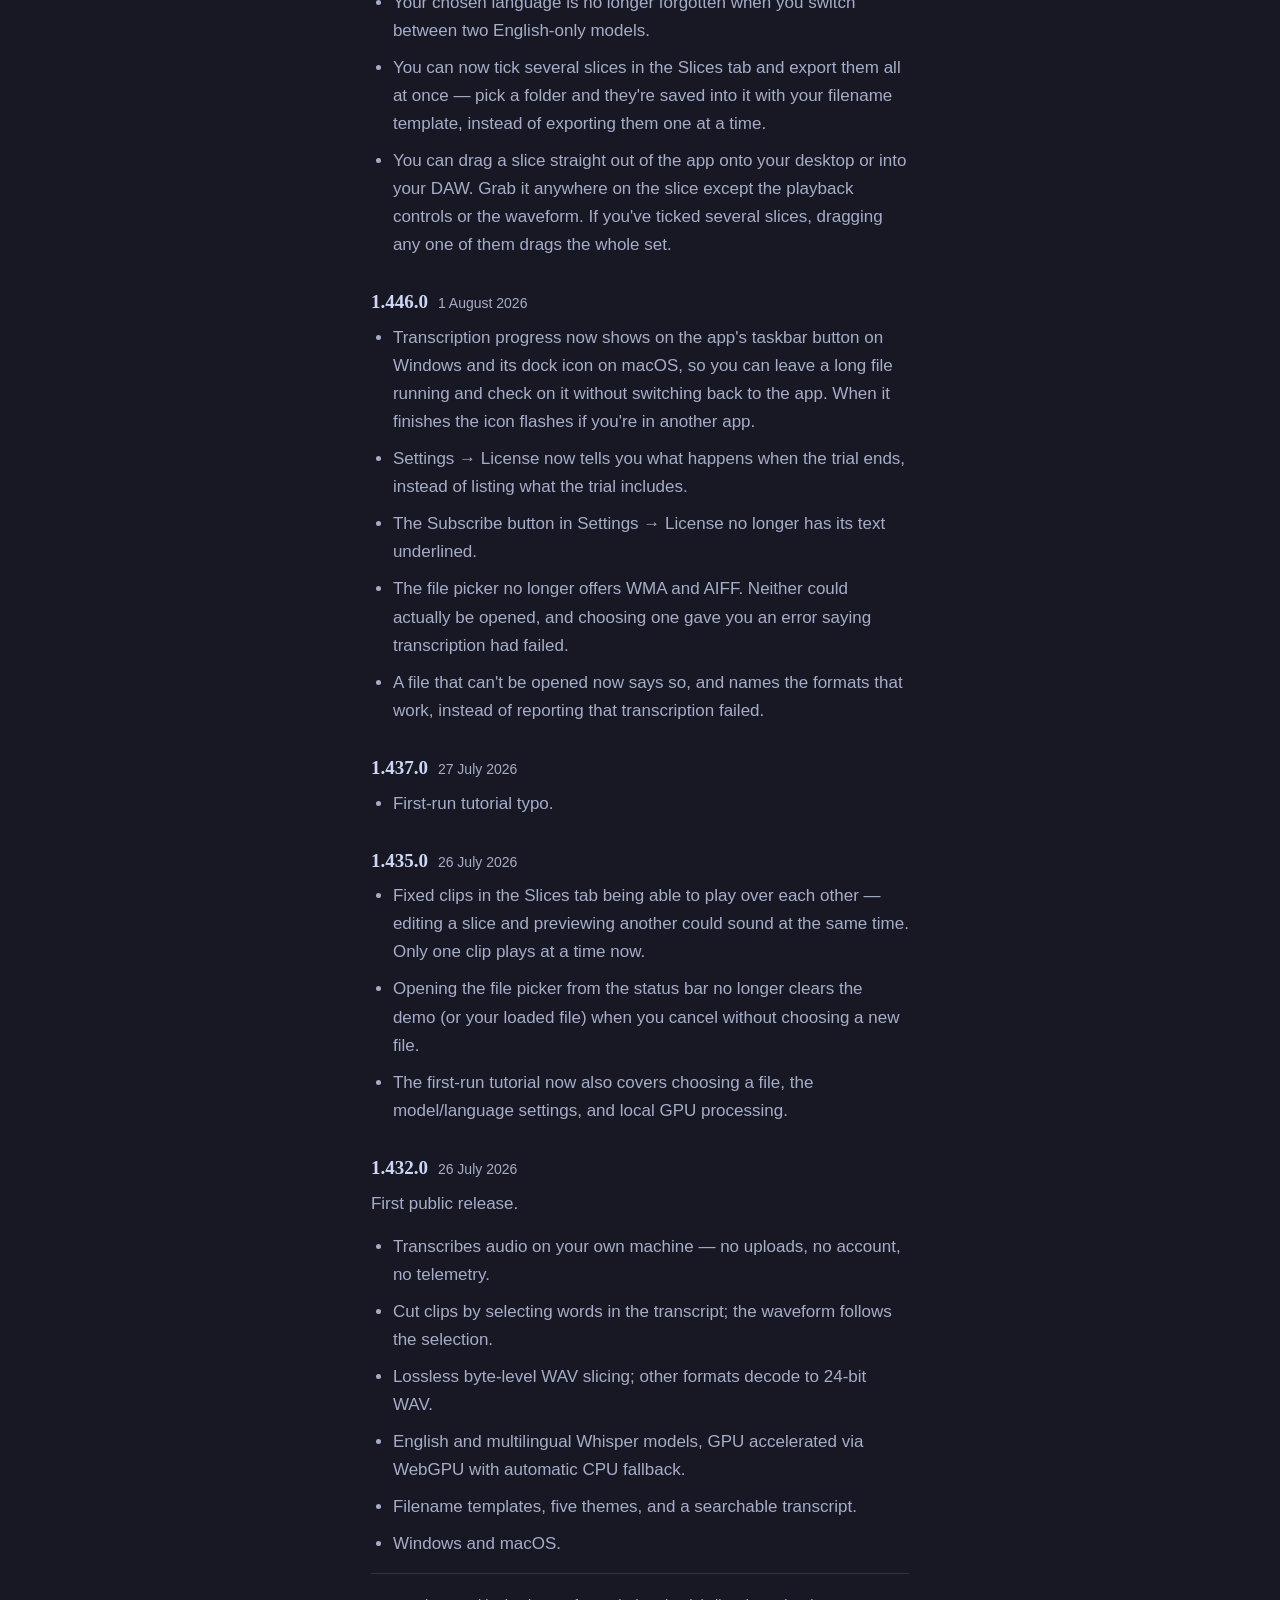
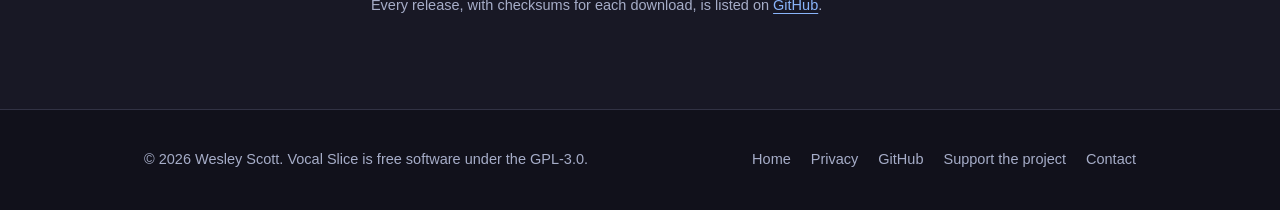
<file: changelog.html>
<!doctype html>
<html lang="en">
<head>
<meta charset="utf-8">
<meta name="viewport" content="width=device-width, initial-scale=1">
<title>Changelog — Vocal Slice</title>
<meta name="description" content="What's new in Vocal Slice — release notes for version 2.6.0 and every version before it.">
<meta name="color-scheme" content="dark">
<link rel="stylesheet" href="styles.css">

<link rel="icon" href="favicon.svg" type="image/svg+xml">
<link rel="icon" href="favicon-32.png" sizes="32x32" type="image/png">
<link rel="icon" href="favicon-16.png" sizes="16x16" type="image/png">
<link rel="apple-touch-icon" href="apple-touch-icon.png">

<link rel="canonical" href="https://vocalslice.com/changelog.html">
<meta property="og:title" content="Changelog — Vocal Slice">
<meta property="og:description" content="What's new in Vocal Slice — release notes for version 2.6.0 and every version before it.">
<meta property="og:type" content="website">
<meta property="og:url" content="https://vocalslice.com/changelog.html">
<meta property="og:site_name" content="Vocal Slice">
<meta property="og:image" content="https://vocalslice.com/og-image.png">
<meta property="og:image:width" content="1200">
<meta property="og:image:height" content="630">
<meta name="twitter:card" content="summary_large_image">
</head>
<body>

<header class="site-header">
    <div class="wrap">
        <a class="brand" href="/">
            <span class="brand-mark" aria-hidden="true"></span>
            Vocal Slice
        </a>
        <nav class="nav" aria-label="Primary">
            <a href="/#features">Features</a>
            <a href="/#open-source">Open source</a>
        </nav>
    </div>
</header>

<main class="doc">
    <div class="wrap prose">
        <h1>What's new</h1>
        <p class="updated">Vocal Slice updates itself, so you'll get these automatically.</p>

        <section class="release release-latest" aria-labelledby="v2.6.0">
            <h2 id="v2.6.0">
                2.6.0
                <span class="release-date">7 October 2026</span>
                <span class="release-tag">Latest</span>
            </h2>
            <ul>
                <li><strong>Vocal Slice is now free and open source.</strong> There's no trial and no licence key any more — every feature is unlocked for everyone, and the full source is on GitHub under the GPL-3.0. If you bought a licence, thank you: you don't need to do anything, and nothing you had stops working.</li>
                <li>The License page has gone from Settings, along with the trial countdown in the tab bar. Vocal Slice also tidies away the licence and trial records it used to keep on your computer.</li>
                <li>Settings → About now shows the open-source licence notice and a link to the source code.</li>
                <li>Version numbers now start at 2. That's the move to the open-source repository, not a change in how updates work.</li>
                <li>Fixed the release notes in Settings → About showing raw formatting marks — <code>**like this**</code> — instead of bold text and code.</li>
            </ul>
            <div class="btn-row">
                <a class="btn btn-primary" href="https://github.com/terranivium/vocal-slice/releases/latest/download/VocalSlice-Setup.exe">Download for Windows</a>
                <a class="btn btn-ghost" href="https://github.com/terranivium/vocal-slice/releases/latest/download/VocalSlice.dmg">Download for macOS</a>
            </div>
        </section>

        <h2 class="release-history-heading">Earlier releases</h2>
        <section class="release" aria-labelledby="v1.475.0">
            <h3 id="v1.475.0">
                1.475.0
                <span class="release-date">27 August 2026</span>
            </h3>
            <ul>
                <li>The first-run tour now points out that selecting a phrase finds every other place it appears, so you can step between takes of the same line instead of hunting for them.</li>
            </ul>
        </section>
        <section class="release" aria-labelledby="v1.474.0">
            <h3 id="v1.474.0">
                1.474.0
                <span class="release-date">26 August 2026</span>
            </h3>
            <ul>
                <li><strong>Vocal Slice is now a one-time purchase.</strong> Buy it once and it's yours — no subscription, no renewal, and every future version included. It's the same $29 it always was; you just don't pay it again.</li>
                <li>Once you've activated your key, Vocal Slice never needs to check in again. It used to re-confirm your subscription every couple of weeks, which meant a fortnight away from the internet could lock you out of your own software. That can't happen now: activate once and it keeps working, offline, indefinitely.</li>
                <li>Settings → License now tells you what it costs and what you get before you click through to the checkout, instead of sending you to a payment page to find out.</li>
                <li>The &quot;Active until&quot; line has gone from Settings → License. It never had a date to show, and a purchase that doesn't run out has no end date to report.</li>
                <li>Vocal Slice now tells you what it's doing in plain language while it gets started — &quot;Downloading transcription model&quot;, &quot;Reading your audio&quot;, &quot;Transcribing&quot; — instead of naming internal model files like <code>decoder_model_merged_q4.onnx</code>.</li>
                <li>The progress bar for a first-time model download now fills once, from start to finish. It used to restart from zero for each of the six files a model is made of, so it swept across six times and told you nothing about how much was actually left.</li>
                <li>If part of a model is already on your machine, the bar starts partway along rather than at zero, so it reflects what's genuinely left to download.</li>
                <li>Added <strong>Whisper Medium</strong>, in English-only and multilingual flavours — the most accurate model Vocal Slice offers, and by some way the slowest. It runs with or without a graphics card, though on a machine without one expect it to take several times longer than the audio itself; the smaller models remain much better company there.</li>
                <li>The model list is now grouped into English-only and multilingual, so it stays readable as it grows.</li>
                <li>Vocal Slice now asks before starting a model download over 1GB, and tells you how big it is, so a change of setting can't turn into a surprise 1.6GB download later on.</li>
                <li>Transcribing on your processor is now around two to three times faster. Vocal Slice was only ever using a single core for it, however many your machine has; it now uses half of them, leaving the rest free for whatever else you're doing. The transcript comes out identical — this is the same work spread wider, not a shortcut. Whisper Medium on a processor drops from roughly seven times the length of your audio to under three.</li>
                <li>Vocal Slice now warns you that it will stop responding while it transcribes on your processor, instead of simply freezing. Transcribing without a graphics card has always held the window still until the run finishes — on a long file with a large model that can be a good while, and with nothing on screen to say so it looked like a crash. Settings → Transcription says the same thing where you choose the processor.</li>
                <li>Transcription models now come from Vocal Slice itself rather than a third-party site. Previously the app downloaded them from Hugging Face, which meant that if those files ever moved or became unreachable, a fresh install had no way to transcribe anything. Nothing about your audio changes — it was always processed on your machine — but the app no longer depends on anyone else to work.</li>
                <li>Models are now saved as ordinary files in a folder you can open, back up, or copy to another machine. They used to live in hidden browser storage that nothing but the app could reach, and that &quot;Clear Session Data&quot; could wipe by accident.</li>
                <li>Every model file is checked against a known fingerprint as it downloads, so a partial or corrupted download is caught and fetched again instead of failing later with an unhelpful error.</li>
                <li>If our download servers can't be reached — some workplace networks block them — the app now quietly falls back to fetching the same model from Hugging Face, rather than leaving you unable to transcribe. The fingerprint check applies either way, so you always end up with the exact model we tested.</li>
                <li>The model picker now shows what each model will actually download on <em>your</em> machine. The old figures were badly wrong: &quot;Whisper Small (~500MB)&quot; is really about 563 MB on a graphics card, and closer to 928 MB without one. Sizes now reflect which of the two your machine will use.</li>
                <li>Settings → Storage now shows the real size of each downloaded model and where it lives on disk, and deleting one frees the space immediately.</li>
                <li>If you're upgrading, the old hidden model cache is cleared for you on first launch, which frees up the space it was holding.</li>
                <li>On macOS, fixed the download bar going missing when you closed the window and reopened Vocal Slice from the dock: the next model download reported nothing at all, so a fresh install looked frozen while it was quietly working.</li>
                <li>Fixed the <strong>Third-party licenses</strong> button in Settings → About, which did nothing at all in installed builds. The licences now open in a window inside the app, so you don't need anything installed to read them.</li>
            </ul>
        </section>
        <section class="release" aria-labelledby="v1.462.0">
            <h3 id="v1.462.0">
                1.462.0
                <span class="release-date">18 August 2026</span>
            </h3>
            <ul>
                <li>Settings → About now lists what changed in each release, newest first, so you can catch up on what you've been given without leaving the app. It's read from the copy shipped inside the app — nothing is fetched.</li>
                <li>When an update has installed, Vocal Slice now says so once and offers to show you what changed. Previously it updated silently and you had no way of knowing what was new.</li>
                <li>The first-run tour is worded more plainly.</li>
                <li>Your remaining trial days are now shown at the top of the window, next to the theme and GPU icons. Previously the countdown was only in Settings → License, so a trial could run out without you ever seeing a number. It turns amber for the last two days, and clicking it takes you to your licence options.</li>
                <li>When the trial ends, Vocal Slice now explains what's happened and offers to buy a licence or enter a key, instead of a bare message that dropped you into Settings.</li>
                <li>Creating a slice after the trial has ended now tells you why it wasn't saved. It used to fail quietly and the file was lost when you closed the app.</li>
            </ul>
        </section>
        <section class="release" aria-labelledby="v1.451.0">
            <h3 id="v1.451.0">
                1.451.0
                <span class="release-date">11 August 2026</span>
            </h3>
            <ul>
                <li>Vocal Slice now transcribes in all 99 languages Whisper knows, instead of the 14 that were listed. Greek, Turkish, Polish, Hebrew, Swahili and the rest are all there. Slicing works exactly as it does in English — select the words you want and cut. Pick one of the multilingual models for this; the English-only ones still only do English.</li>
                <li>The language picker is now a search box: start typing and it filters, so you don't scroll a list of 99. It finds a language by its English name, its own name, or its code — &quot;greek&quot;, &quot;Ελληνικά&quot; and &quot;el&quot; all get you there, and accents are optional, so &quot;espanol&quot; finds Spanish.</li>
                <li>Your chosen language is no longer forgotten when you switch between two English-only models.</li>
                <li>You can now tick several slices in the Slices tab and export them all at once — pick a folder and they're saved into it with your filename template, instead of exporting them one at a time.</li>
                <li>You can drag a slice straight out of the app onto your desktop or into your DAW. Grab it anywhere on the slice except the playback controls or the waveform. If you've ticked several slices, dragging any one of them drags the whole set.</li>
            </ul>
        </section>
        <section class="release" aria-labelledby="v1.446.0">
            <h3 id="v1.446.0">
                1.446.0
                <span class="release-date">1 August 2026</span>
            </h3>
            <ul>
                <li>Transcription progress now shows on the app's taskbar button on Windows and its dock icon on macOS, so you can leave a long file running and check on it without switching back to the app. When it finishes the icon flashes if you're in another app.</li>
                <li>Settings → License now tells you what happens when the trial ends, instead of listing what the trial includes.</li>
                <li>The Subscribe button in Settings → License no longer has its text underlined.</li>
                <li>The file picker no longer offers WMA and AIFF. Neither could actually be opened, and choosing one gave you an error saying transcription had failed.</li>
                <li>A file that can't be opened now says so, and names the formats that work, instead of reporting that transcription failed.</li>
            </ul>
        </section>
        <section class="release" aria-labelledby="v1.437.0">
            <h3 id="v1.437.0">
                1.437.0
                <span class="release-date">27 July 2026</span>
            </h3>
            <ul>
                <li>First-run tutorial typo.</li>
            </ul>
        </section>
        <section class="release" aria-labelledby="v1.435.0">
            <h3 id="v1.435.0">
                1.435.0
                <span class="release-date">26 July 2026</span>
            </h3>
            <ul>
                <li>Fixed clips in the Slices tab being able to play over each other — editing a slice and previewing another could sound at the same time. Only one clip plays at a time now.</li>
                <li>Opening the file picker from the status bar no longer clears the demo (or your loaded file) when you cancel without choosing a new file.</li>
                <li>The first-run tutorial now also covers choosing a file, the model/language settings, and local GPU processing.</li>
            </ul>
        </section>
        <section class="release" aria-labelledby="v1.432.0">
            <h3 id="v1.432.0">
                1.432.0
                <span class="release-date">26 July 2026</span>
            </h3>
            <p>First public release.</p>
            <ul>
                <li>Transcribes audio on your own machine — no uploads, no account, no telemetry.</li>
                <li>Cut clips by selecting words in the transcript; the waveform follows the selection.</li>
                <li>Lossless byte-level WAV slicing; other formats decode to 24-bit WAV.</li>
                <li>English and multilingual Whisper models, GPU accelerated via WebGPU with automatic CPU fallback.</li>
                <li>Filename templates, five themes, and a searchable transcript.</li>
                <li>Windows and macOS.</li>
            </ul>
        </section>

        <p class="release-footnote">
            Every release, with checksums for each download, is listed on
            <a href="https://github.com/terranivium/vocal-slice/releases" rel="noopener">GitHub</a>.
        </p>
    </div>
</main>

<footer class="site-footer">
    <div class="wrap">
        <span>© 2026 Wesley Scott. Vocal Slice is free software under the <a href="https://github.com/terranivium/vocal-slice/blob/HEAD/LICENSE">GPL-3.0</a>.</span>
        <span class="footer-links">
            <a href="/">Home</a>
            <a href="privacy.html">Privacy</a>
            <a href="https://github.com/terranivium/vocal-slice" rel="noopener">GitHub</a>
            <a href="https://ko-fi.com/terranivium" rel="noopener">Support the project</a>
            <a href="mailto:wesley@vocalslice.com">Contact</a>
        </span>
    </div>
</footer>

<!-- Cookieless page-view counting; same token and rules as the home page. See NOTES.md. -->
<script type="module" src="https://static.cloudflareinsights.com/beacon.min.js"
        data-cf-beacon='{"token": "4faf8a26384b48ff875bfce5d0a9c8f1"}'></script>

<!-- Carries an inbound campaign back to the home page. Stateless: no cookie, no storage. -->
<script>
(function () {
    if (!location.search) return;
    var links = document.querySelectorAll('a[href="/"], a[href^="/#"]');
    for (var i = 0; i < links.length; i++) {
        var href = links[i].getAttribute('href');
        var hash = href.indexOf('#');
        links[i].setAttribute('href', hash === -1
            ? '/' + location.search
            : '/' + location.search + href.slice(hash));
    }
})();
</script>

</body>
</html>
</file>
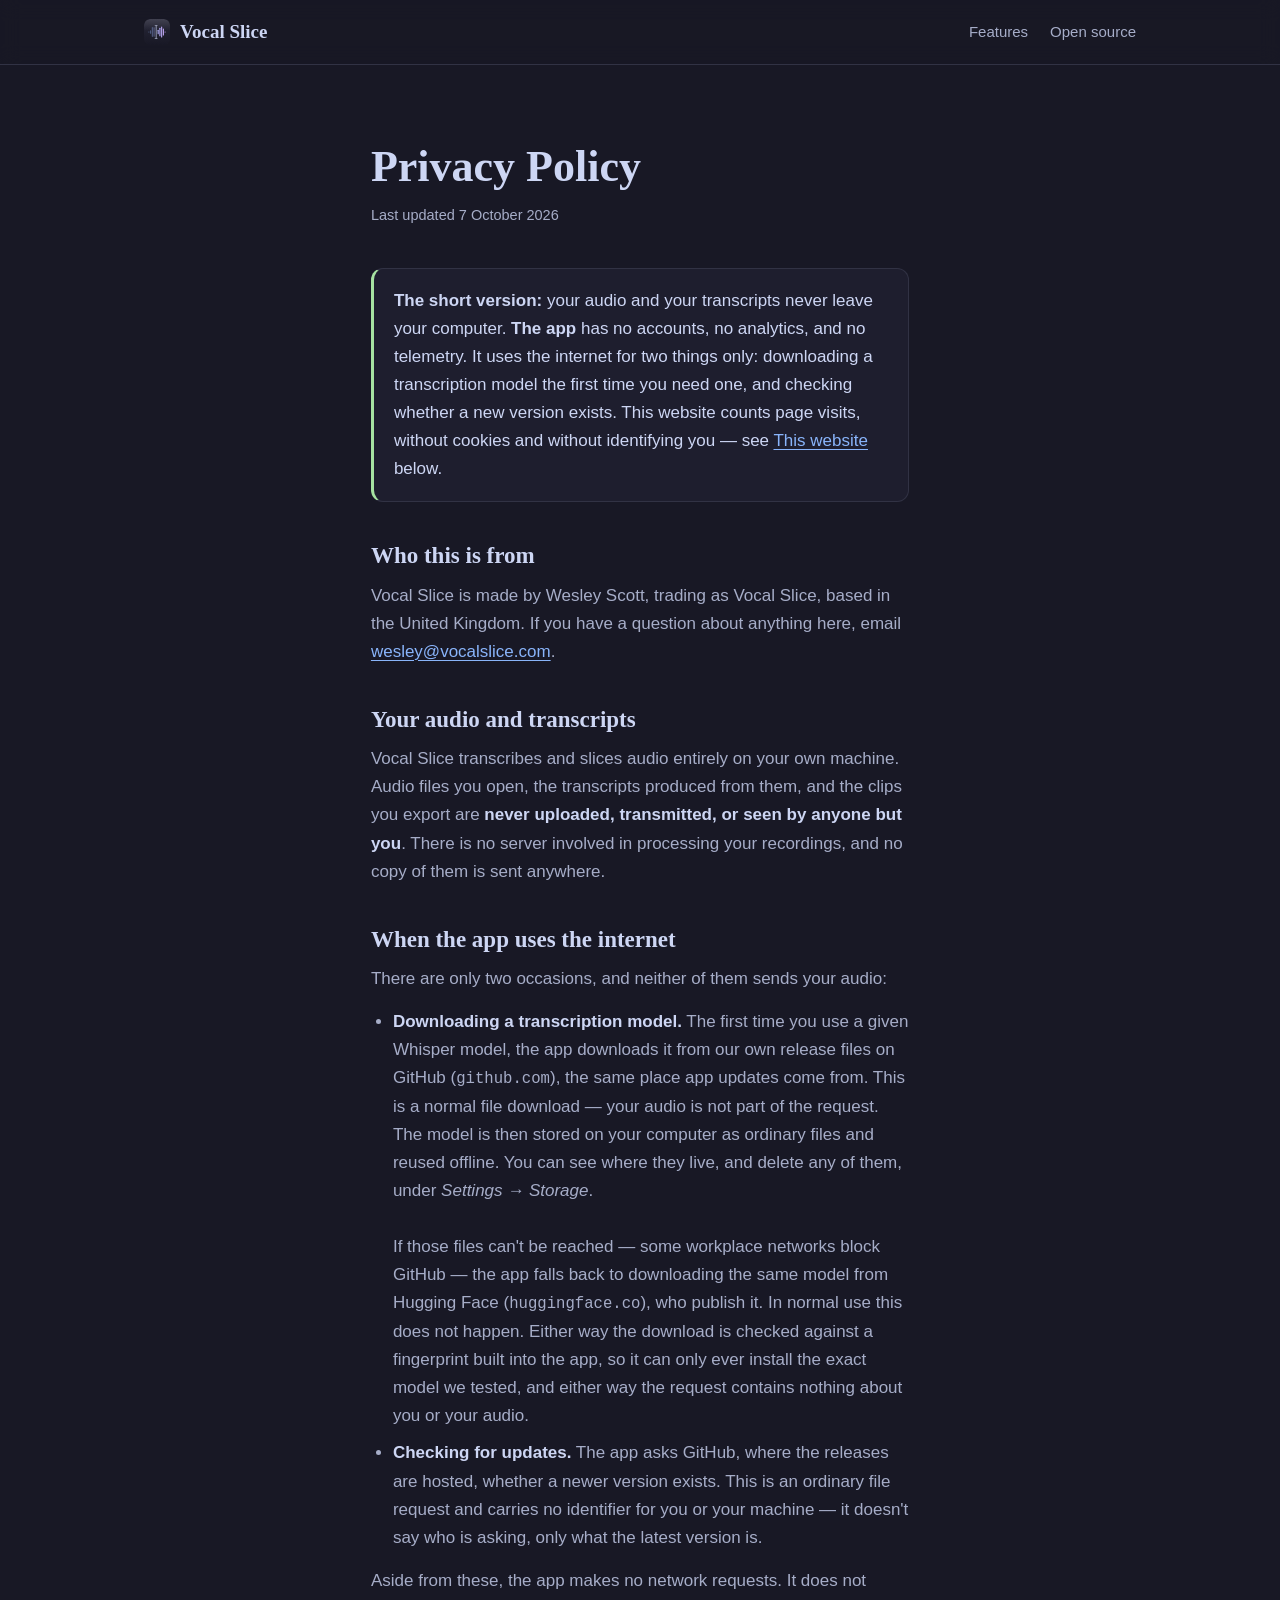
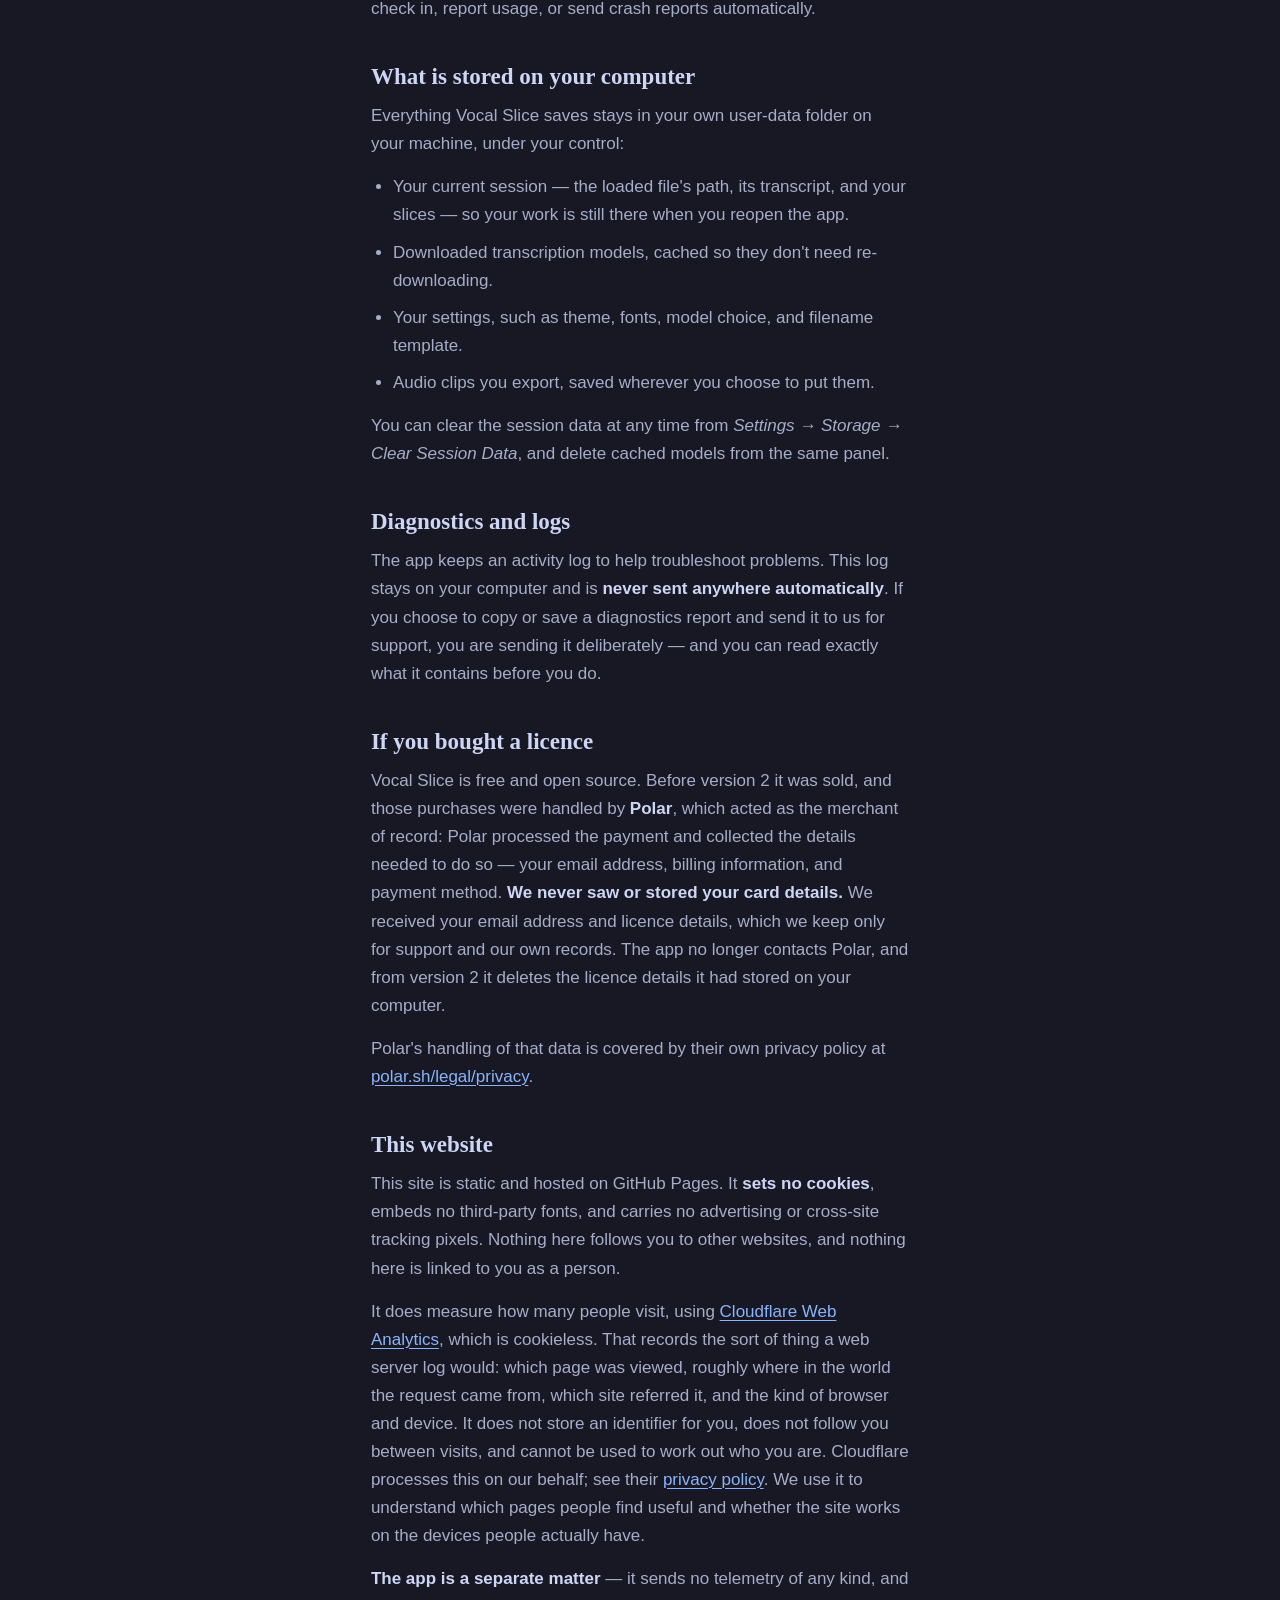
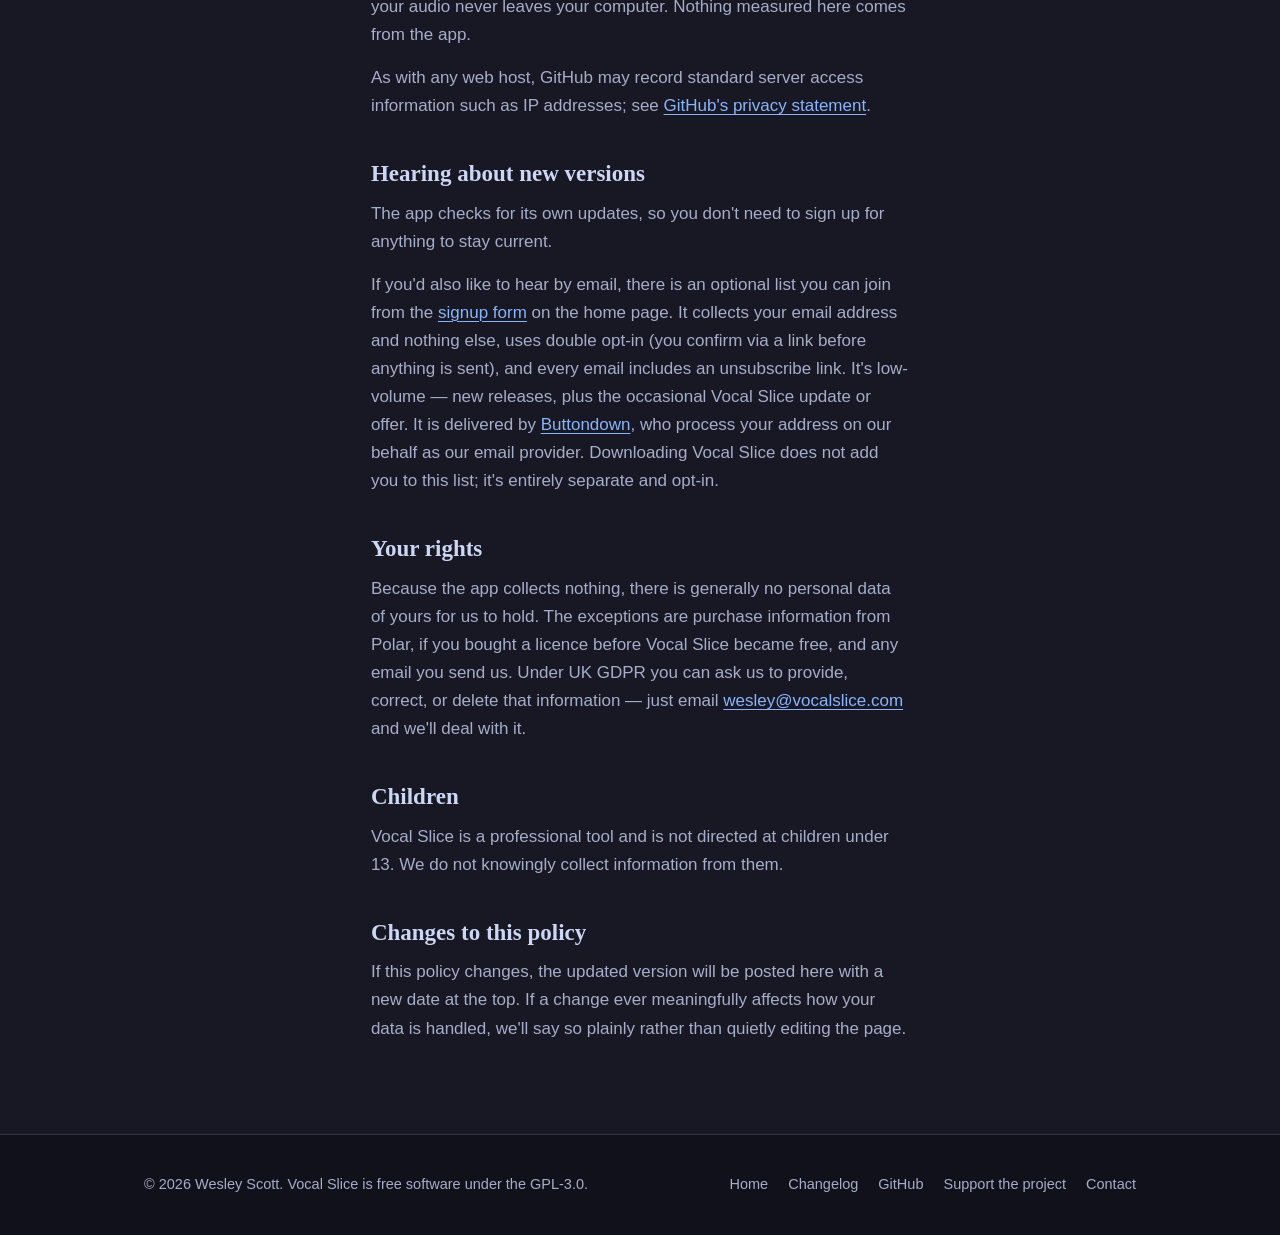
<file: privacy.html>
<!doctype html>
<html lang="en">
<head>
<meta charset="utf-8">
<meta name="viewport" content="width=device-width, initial-scale=1">
<title>Privacy Policy — Vocal Slice</title>
<meta name="description" content="How Vocal Slice handles your audio, what it stores, and the only two times it uses the internet.">
<meta name="color-scheme" content="dark">
<link rel="stylesheet" href="styles.css">

<link rel="icon" href="favicon.svg" type="image/svg+xml">
<link rel="icon" href="favicon-32.png" sizes="32x32" type="image/png">
<link rel="icon" href="favicon-16.png" sizes="16x16" type="image/png">
<link rel="apple-touch-icon" href="apple-touch-icon.png">

<link rel="canonical" href="https://vocalslice.com/privacy.html">
<meta property="og:title" content="Privacy Policy — Vocal Slice">
<meta property="og:description" content="How Vocal Slice handles your audio, what it stores, and the only two times it uses the internet.">
<meta property="og:type" content="website">
<meta property="og:url" content="https://vocalslice.com/privacy.html">
<meta property="og:site_name" content="Vocal Slice">
<meta property="og:image" content="https://vocalslice.com/og-image.png">
<meta property="og:image:width" content="1200">
<meta property="og:image:height" content="630">
<meta name="twitter:card" content="summary_large_image">
</head>
<body>

<header class="site-header">
    <div class="wrap">
        <a class="brand" href="/">
            <span class="brand-mark" aria-hidden="true"></span>
            Vocal Slice
        </a>
        <nav class="nav" aria-label="Primary">
            <a href="/#features">Features</a>
            <a href="/#open-source">Open source</a>
        </nav>
    </div>
</header>

<main class="doc">
    <div class="wrap prose">
        <h1>Privacy Policy</h1>
        <p class="updated">Last updated 7 October 2026</p>

        <div class="callout">
            <p>
                <strong>The short version:</strong> your audio and your transcripts never leave your
                computer. <strong>The app</strong> has no accounts, no analytics, and no telemetry. It
                uses the internet for two things only: downloading a transcription model the first
                time you need one, and checking whether a new version exists.
                This website counts page visits, without cookies and without identifying you — see
                <a href="#this-website">This website</a> below.
            </p>
        </div>

        <h2>Who this is from</h2>
        <p>
            Vocal Slice is made by Wesley Scott, trading as Vocal Slice, based in the United
            Kingdom. If you have a
            question about anything here, email
            <a href="mailto:wesley@vocalslice.com">wesley@vocalslice.com</a>.
        </p>

        <h2>Your audio and transcripts</h2>
        <p>
            Vocal Slice transcribes and slices audio entirely on your own machine. Audio files you open,
            the transcripts produced from them, and the clips you export are <strong>never uploaded,
            transmitted, or seen by anyone but you</strong>. There is no server involved in processing
            your recordings, and no copy of them is sent anywhere.
        </p>

        <h2>When the app uses the internet</h2>
        <p>There are only two occasions, and neither of them sends your audio:</p>
        <ul>
            <li>
                <strong>Downloading a transcription model.</strong> The first time you use a given
                Whisper model, the app downloads it from our own release files on GitHub
                (<code>github.com</code>), the same place app updates come from. This is a normal file
                download — your audio is not part of the request. The model is then stored on your
                computer as ordinary files and reused offline. You can see where they live, and delete
                any of them, under <em>Settings → Storage</em>.
                <br><br>
                If those files can't be reached — some workplace networks block GitHub — the app falls
                back to downloading the same model from Hugging Face (<code>huggingface.co</code>),
                who publish it. In normal use this does not happen. Either way the download is checked
                against a fingerprint built into the app, so it can only ever install the exact model
                we tested, and either way the request contains nothing about you or your audio.
            </li>
            <li>
                <strong>Checking for updates.</strong> The app asks GitHub, where the releases are
                hosted, whether a newer version exists. This is an ordinary file request and carries
                no identifier for you or your machine — it doesn't say who is asking, only what the
                latest version is.
            </li>
        </ul>
        <p>
            Aside from these, the app makes no network requests. It does not check in, report usage, or
            send crash reports automatically.
        </p>

        <h2>What is stored on your computer</h2>
        <p>
            Everything Vocal Slice saves stays in your own user-data folder on your machine, under your
            control:
        </p>
        <ul>
            <li>Your current session — the loaded file's path, its transcript, and your slices — so your work is still there when you reopen the app.</li>
            <li>Downloaded transcription models, cached so they don't need re-downloading.</li>
            <li>Your settings, such as theme, fonts, model choice, and filename template.</li>
            <li>Audio clips you export, saved wherever you choose to put them.</li>
        </ul>
        <p>
            You can clear the session data at any time from <em>Settings → Storage → Clear Session
            Data</em>, and delete cached models from the same panel.
        </p>

        <h2>Diagnostics and logs</h2>
        <p>
            The app keeps an activity log to help troubleshoot problems. This log stays on your
            computer and is <strong>never sent anywhere automatically</strong>. If you choose to copy or
            save a diagnostics report and send it to us for support, you are sending it deliberately —
            and you can read exactly what it contains before you do.
        </p>

        <h2>If you bought a licence</h2>
        <p>
            Vocal Slice is free and open source. Before version 2 it was sold, and those purchases
            were handled by <strong>Polar</strong>, which acted as the merchant of record: Polar
            processed the payment and collected the details needed to do so — your email address,
            billing information, and payment method. <strong>We never saw or stored your card
            details.</strong> We received your email address and licence details, which we keep only
            for support and our own records. The app no longer contacts Polar, and from version 2 it
            deletes the licence details it had stored on your computer.
        </p>
        <p>
            Polar's handling of that data is covered by their own privacy policy at
            <a href="https://polar.sh/legal/privacy" rel="noopener">polar.sh/legal/privacy</a>.
        </p>

        <h2 id="this-website">This website</h2>
        <p>
            This site is static and hosted on GitHub Pages. It <strong>sets no cookies</strong>, embeds
            no third-party fonts, and carries no advertising or cross-site tracking pixels. Nothing
            here follows you to other websites, and nothing here is linked to you as a person.
        </p>
        <p>
            It does measure how many people visit, using
            <a href="https://www.cloudflare.com/web-analytics/" rel="noopener">Cloudflare Web Analytics</a>,
            which is cookieless. That records the sort of thing a web server log would: which page was
            viewed, roughly where in the world the request came from, which site referred it, and the
            kind of browser and device. It does not store an identifier for you, does not follow you
            between visits, and cannot be used to work out who you are. Cloudflare processes this on
            our behalf; see their
            <a href="https://www.cloudflare.com/privacypolicy/" rel="noopener">privacy policy</a>.
            We use it to understand which pages people find useful and whether the site works on the
            devices people actually have.
        </p>
        <p>
            <strong>The app is a separate matter</strong> — it sends no telemetry of any kind, and
            your audio never leaves your computer. Nothing measured here comes from the app.
        </p>
        <p>
            As with any web host, GitHub may record standard server access information such as IP
            addresses; see
            <a href="https://docs.github.com/site-policy/privacy-policies/github-privacy-statement" rel="noopener">GitHub's privacy statement</a>.
        </p>

        <h2>Hearing about new versions</h2>
        <p>
            The app checks for its own updates, so you don't need to sign up for anything to stay
            current.
        </p>
        <p>
            If you'd also like to hear by email, there is an optional list you can join from the
            <a href="/#notify">signup form</a> on the home page. It collects your email address
            and nothing else, uses double opt-in (you confirm via a link before anything is sent), and
            every email includes an unsubscribe link. It's low-volume — new releases, plus the occasional
            Vocal Slice update or offer. It is delivered by
            <a href="https://buttondown.com/privacy" rel="noopener">Buttondown</a>, who process your
            address on our behalf as our email provider. Downloading Vocal Slice does not add you to this list;
            it's entirely separate and opt-in.
        </p>

        <h2>Your rights</h2>
        <p>
            Because the app collects nothing, there is generally no personal data of yours for us to
            hold. The exceptions are purchase information from Polar, if you bought a licence before
            Vocal Slice became free, and any email you send us. Under UK GDPR you can ask us to provide, correct, or delete that information —
            just email
            <a href="mailto:wesley@vocalslice.com">wesley@vocalslice.com</a> and we'll deal with it.
        </p>

        <h2>Children</h2>
        <p>
            Vocal Slice is a professional tool and is not directed at children under 13. We do not
            knowingly collect information from them.
        </p>

        <h2>Changes to this policy</h2>
        <p>
            If this policy changes, the updated version will be posted here with a new date at the top.
            If a change ever meaningfully affects how your data is handled, we'll say so plainly rather
            than quietly editing the page.
        </p>
    </div>
</main>

<footer class="site-footer">
    <div class="wrap">
        <span>© 2026 Wesley Scott. Vocal Slice is free software under the <a href="https://github.com/terranivium/vocal-slice/blob/HEAD/LICENSE">GPL-3.0</a>.</span>
        <span class="footer-links">
            <a href="/">Home</a>
            <a href="changelog.html">Changelog</a>
            <a href="https://github.com/terranivium/vocal-slice" rel="noopener">GitHub</a>
            <a href="https://ko-fi.com/terranivium" rel="noopener">Support the project</a>
            <a href="mailto:wesley@vocalslice.com">Contact</a>
        </span>
    </div>
</footer>

<!-- Cookieless page-view counting; same token and rules as the home page. See NOTES.md. -->
<script type="module" src="https://static.cloudflareinsights.com/beacon.min.js"
        data-cf-beacon='{"token": "4faf8a26384b48ff875bfce5d0a9c8f1"}'></script>

<!-- Carries an inbound campaign back to the home page. Stateless: no cookie, no storage. -->
<script>
(function () {
    if (!location.search) return;
    var links = document.querySelectorAll('a[href="/"], a[href^="/#"]');
    for (var i = 0; i < links.length; i++) {
        var href = links[i].getAttribute('href');
        var hash = href.indexOf('#');
        links[i].setAttribute('href', hash === -1
            ? '/' + location.search
            : '/' + location.search + href.slice(hash));
    }
})();
</script>

</body>
</html>
</file>
<file: styles.css>
/* Vocal Slice — site styles
   Palette and type are lifted from the app itself (Catppuccin Mocha / Latte, Georgia for
   transcript text) so the site and the product read as one thing. */

/* ── Tokens ───────────────────────────────────────────────────────────────── */
/* Default: Mocha (dark). Catppuccin's neutrals carry a blue/violet bias, which is why
   they sit under the accent without reading as flat grey. */
:root {
    --base: #1e1e2e;
    --mantle: #181825;
    --crust: #11111b;
    --surface0: #313244;
    --surface1: #45475a;
    --surface2: #585b70;
    --overlay0: #6c7086;
    --text: #cdd6f4;
    --subtext0: #a6adc8;
    --blue: #89b4fa;
    --mauve: #cba6f7;
    --green: #a6e3a1;
    --red: #f38ba8;
    --yellow: #f9e2af;

    --shadow: 0 18px 48px rgba(0, 0, 0, 0.38);
    --ring: color-mix(in srgb, var(--blue) 55%, transparent);

    --sans: -apple-system, BlinkMacSystemFont, "Segoe UI", Roboto, "Helvetica Neue", Arial, sans-serif;
    /* Georgia is the app's default transcription font — the page speaks in the product's own voice. */
    --serif: Georgia, "Iowan Old Style", "Times New Roman", serif;
    --mono: ui-monospace, "Cascadia Code", "Cascadia Mono", Consolas, "Courier New", monospace;

    --measure: 62ch;
    --page: 1040px;
}

/* Dark-only by design: the brand commits to Mocha, so the site does not follow the OS light
   preference and carries no Latte palette or theme toggle. `color-scheme: dark` in the head keeps
   native controls dark to match. */

/* ── Base ─────────────────────────────────────────────────────────────────── */
*, *::before, *::after { box-sizing: border-box; }

html { -webkit-text-size-adjust: 100%; }

body {
    margin: 0;
    background: var(--mantle);
    color: var(--text);
    font-family: var(--sans);
    font-size: 17px;
    line-height: 1.65;
    -webkit-font-smoothing: antialiased;
}

a { color: var(--blue); text-decoration-thickness: 1px; text-underline-offset: 3px; }
a:hover { color: var(--mauve); }

:focus-visible {
    outline: 2px solid var(--blue);
    outline-offset: 3px;
    border-radius: 4px;
}

img { max-width: 100%; height: auto; display: block; }

.wrap {
    width: 100%;
    max-width: var(--page);
    margin-inline: auto;
    padding-inline: 24px;
}

.prose { max-width: var(--measure); }

h1, h2, h3 { text-wrap: balance; margin: 0; line-height: 1.2; }

.eyebrow {
    font-size: 12px;
    font-weight: 700;
    letter-spacing: 0.12em;
    text-transform: uppercase;
    color: var(--subtext0);
    margin: 0;
}

/* The accent is the app's signature blue→mauve gradient. Used sparingly: the wordmark,
   one headline phrase, the primary button. */
.grad {
    background: linear-gradient(120deg, var(--blue), var(--mauve));
    -webkit-background-clip: text;
    background-clip: text;
    color: transparent;
}

/* ── Header ───────────────────────────────────────────────────────────────── */
/* Each color-mix() surface gets a plain fallback first: an unsupported color function
   invalidates the whole declaration, which would otherwise leave the surface blank. */
.site-header {
    position: sticky;
    top: 0;
    z-index: 20;
    background: var(--mantle);
    background: color-mix(in srgb, var(--mantle) 88%, transparent);
    backdrop-filter: blur(10px);
    border-bottom: 1px solid var(--surface0);
}

.site-header .wrap {
    display: flex;
    align-items: center;
    justify-content: space-between;
    gap: 16px;
    min-height: 64px;
}

.brand {
    display: inline-flex;
    align-items: center;
    gap: 10px;
    font-family: var(--serif);
    font-size: 19px;
    font-weight: 700;
    color: var(--text);
    text-decoration: none;
    white-space: nowrap;   /* the wordmark must never break across lines */
}

.brand:hover { color: var(--text); }

/* The real app icon, not a CSS approximation — the tile carries its own rounded corners and colour,
   so it looks the same here as in a taskbar or dock. The site is dark-only, so the dark tile is used
   unconditionally (no light-mode gradient variant). */
.brand-mark {
    width: 26px;
    height: 26px;
    flex: none;
    display: block;
    border-radius: 6px;   /* clips any anti-aliasing fringe outside the tile's own corners */
    background: url("favicon.svg") center / contain no-repeat;
}

.nav {
    display: flex;
    align-items: center;
    gap: 22px;
    font-size: 15px;
}

/* :not(.btn) matters — `.nav a` (0,1,1) outranks `.btn-primary` (0,1,0), so without it the header
   button's near-black label loses to this muted grey and reads as washed-out on the light gradient. */
.nav a:not(.btn) { color: var(--subtext0); text-decoration: none; }
.nav a:not(.btn):hover { color: var(--text); }

/* The "Get notified" CTAs replace Download on phones only — hidden on desktop. Scoped (.nav / .btn-row)
   so they outrank the later `.btn { display: inline-flex }`, which ties on specificity otherwise. */
.nav .nav-notify, .btn-row .hero-notify { display: none; }

/* On phones the full row (logo + three jump-links + Download) is wider than the viewport, which pushed
   the Download button off-screen and wrapped the wordmark. Drop the section links — it's a single-scroll
   page, so they're non-essential here. And a desktop download is useless on a phone, so both the header
   button and the hero's OS download buttons swap to a "Get notified" CTA that jumps to the signup. */
@media (max-width: 700px) {
    .nav a:not(.btn) { display: none; }
    .nav .nav-download { display: none; }
    .nav .nav-notify { display: inline-flex; }
    .btn-row a[data-dl] { display: none; }   /* phones have no data-os, so this hides both OS buttons */
    .btn-row .hero-notify { display: inline-flex; }
}

/* ── Buttons ──────────────────────────────────────────────────────────────── */
.btn {
    display: inline-flex;
    align-items: center;
    justify-content: center;
    gap: 9px;
    padding: 13px 24px;
    border-radius: 11px;
    border: 1px solid transparent;
    font: inherit;
    font-size: 16px;
    font-weight: 600;
    line-height: 1;
    text-decoration: none;
    cursor: pointer;
    transition: transform 0.15s ease, box-shadow 0.15s ease, background-color 0.15s ease;
}

.btn-primary {
    background: linear-gradient(120deg, var(--blue), var(--mauve));
    color: var(--crust);
    box-shadow: 0 8px 22px color-mix(in srgb, var(--blue) 28%, transparent);
}

.btn-primary:hover {
    color: var(--crust);
    transform: translateY(-2px);
    box-shadow: 0 12px 28px color-mix(in srgb, var(--mauve) 34%, transparent);
}

.btn-ghost {
    background: transparent;
    border-color: var(--surface1);
    color: var(--text);
}

.btn-ghost:hover { background: var(--surface0); color: var(--text); transform: translateY(-2px); }

/* Pre-launch CTAs that aren't actionable yet — e.g. <span class="btn btn-primary" aria-disabled="true">.
   Reads as a present-but-inactive button (muted, no hover lift, no pointer). */
.btn[aria-disabled="true"] {
    background: var(--surface1);
    color: var(--subtext0);
    box-shadow: none;
    cursor: default;
    pointer-events: none;
}
.btn[aria-disabled="true"]:hover { transform: none; box-shadow: none; }

.btn-row {
    display: flex;
    flex-wrap: wrap;
    align-items: center;
    gap: 14px;
}

.btn-note {
    font-size: 14px;
    color: var(--subtext0);
}

/* ── Sections ─────────────────────────────────────────────────────────────── */
main { display: block; }

.section {
    padding-block: clamp(56px, 8vw, 104px);
}

.section-alt { background: var(--base); }

.section-head {
    display: flex;
    flex-direction: column;
    gap: 12px;
    margin-bottom: 44px;
    max-width: var(--measure);
}

.section-head h2 {
    font-family: var(--serif);
    font-size: clamp(28px, 4vw, 38px);
    font-weight: 700;
}

.section-head p {
    margin: 0;
    color: var(--subtext0);
    font-size: 17px;
}

/* ── Hero ─────────────────────────────────────────────────────────────────── */
.hero {
    padding-block: clamp(52px, 8vw, 92px) clamp(56px, 8vw, 96px);
    background: var(--mantle);
    background:
        radial-gradient(900px 420px at 12% -10%, color-mix(in srgb, var(--blue) 13%, transparent), transparent 70%),
        radial-gradient(760px 380px at 92% 0%, color-mix(in srgb, var(--mauve) 12%, transparent), transparent 68%),
        var(--mantle);
}

.hero-grid {
    display: grid;
    gap: clamp(38px, 5vw, 60px);
    align-items: center;
}

@media (min-width: 940px) {
    .hero-grid { grid-template-columns: 1fr 1.05fr; }
}

.hero h1 {
    font-family: var(--serif);
    font-size: clamp(38px, 5.6vw, 60px);
    font-weight: 700;
    letter-spacing: -0.015em;
    margin-block: 14px 20px;
}

.hero-lede {
    margin: 0 0 30px;
    max-width: 46ch;
    font-size: clamp(17px, 2vw, 19px);
    color: var(--subtext0);
}

.hero-lede strong { color: var(--text); font-weight: 600; }

/* ── The demo: a real capture of the app (see index.html) ─────────────────────
   The perspective tilt and the pan/zoom motion are BAKED into demo.webp (a transparent, pre-tilted
   image — see brand/build-demo.mjs), so there's no CSS 3D transform here and the content stays razor
   sharp. The only decoration is a drop-shadow: applied as a filter it follows the tilted alpha shape,
   and because it acts on already-flat pixels it doesn't blur the UI the way a 3D-transformed layer did.
   The border/radius/background are gone too — the app's own rounded window is inside the image. */
.demo {
    display: block;
}

/* width/height are set on the element too, so the box is reserved before the image lands and
   the hero does not shift as it loads. */
.demo img {
    display: block;
    width: 100%;
    height: auto;
    filter: drop-shadow(-24px 30px 40px rgba(0, 0, 0, 0.5));
}

/* ── Demo video ───────────────────────────────────────────────────────────── */
/* width/height are on the element as well, so the 16:9 box is reserved before the poster decodes and
   nothing below it jumps. aspect-ratio keeps that box correct once CSS takes over from the
   attributes. The radius matches .feature so the video reads as part of the same card system. */
.video {
    margin-top: 34px;
}

.video video {
    display: block;
    width: 100%;
    height: auto;
    background: var(--crust);
    border: 1px solid var(--surface0);
    border-radius: 14px;
}

.video-wide { aspect-ratio: 16 / 9; }
.video-square { aspect-ratio: 1 / 1; }

/* The square cut takes over on phones — see the comment in index.html for why it is 1:1 and not 9:16.
   display:none rather than a width toggle so the hidden element's poster is never rendered.

   Scoped as `.video .video-*` and not bare `.video-*` ON PURPOSE: `.video video` above is (0,1,1) and
   a lone class is (0,1,0), so the bare selector loses to it and BOTH cuts render — which cost ~990px
   of desktop page height before it was caught. */
.video .video-square { display: none; }

@media (max-width: 700px) {
    .video .video-wide { display: none; }
    .video .video-square { display: block; }
}

/* ── Features ─────────────────────────────────────────────────────────────── */
.features {
    display: grid;
    gap: 18px;
    grid-template-columns: repeat(auto-fit, minmax(258px, 1fr));
}

.feature {
    background: var(--base);
    border: 1px solid var(--surface0);
    border-radius: 14px;
    padding: 24px;
    display: flex;
    flex-direction: column;
    gap: 9px;
}

.section-alt .feature { background: var(--mantle); }

.feature h3 {
    font-size: 17px;
    font-weight: 650;
    letter-spacing: -0.005em;
}

.feature p { margin: 0; color: var(--subtext0); font-size: 15.5px; line-height: 1.6; }

.feature-icon {
    width: 34px;
    height: 34px;
    border-radius: 9px;
    display: grid;
    place-items: center;
    background: var(--surface0);
    background: color-mix(in srgb, var(--blue) 15%, transparent);
    color: var(--blue);
    margin-bottom: 4px;
}

.feature-icon svg { width: 19px; height: 19px; }

/* ── Pricing ──────────────────────────────────────────────────────────────── */
.price-card {
    background: var(--base);
    border: 1px solid var(--surface0);
    border-radius: 18px;
    box-shadow: var(--shadow);
    padding: clamp(28px, 4vw, 40px);
    display: grid;
    gap: 30px;
    max-width: 720px;
}

@media (min-width: 760px) {
    .price-card { grid-template-columns: auto 1fr; align-items: start; gap: 44px; }
    /* Optical alignment, only where the figure sits BESIDE the list. align-items: start lines the two
       boxes up exactly, but .price-list li has line-height 25.575 on font-size 15.5 — 5.04px of
       half-leading above its text — while .price-amount is line-height: 1 with none. Without this the
       price reads a few pixels high. Scoped to the two-column layout: in the single-column stack the
       figure is the first child and this would just be extra padding. */
    .price-figure { margin-top: 5px; }
}

/* Still flex, though it holds a single child since the "one time" label came out: it is what makes
   .price-amount a block-level flex item, so its box is exactly its line-height: 1 and nothing else.
   As an inline span it would pick up the parent's line-height strut and gain leading of its own. */
.price-figure { display: flex; flex-direction: column; }

.price-amount {
    font-family: var(--serif);
    font-size: clamp(44px, 6vw, 58px);
    font-weight: 700;
    line-height: 1;
    letter-spacing: -0.02em;
    font-variant-numeric: tabular-nums;
}

.price-list { margin: 0; padding: 0; list-style: none; display: grid; gap: 13px; }

.price-list li {
    display: grid;
    grid-template-columns: 20px 1fr;
    gap: 11px;
    align-items: start;
    font-size: 15.5px;
    color: var(--subtext0);
}

.price-list strong { color: var(--text); font-weight: 600; }

.tick {
    margin-top: 3px;
    width: 18px;
    height: 18px;
    flex: none;
    border-radius: 50%;
    background: var(--surface0);
    background: color-mix(in srgb, var(--green) 20%, transparent);
    color: var(--green);
    display: grid;
    place-items: center;
}

.tick svg { width: 11px; height: 11px; }

/* The "runs locally, only checks in occasionally" promise — the thing buyers care about most for an
   offline tool — gets its own emphasis rather than hiding in a bullet. */
.price-promise {
    margin-top: 26px;
    padding: 15px 18px;
    border-radius: 11px;
    border: 1px solid var(--surface1);
    border-color: color-mix(in srgb, var(--green) 34%, var(--surface0));
    background: var(--surface0);
    background: color-mix(in srgb, var(--green) 8%, transparent);
    font-size: 15px;
    color: var(--text);
}

.price-support { margin-top: 16px; font-size: 15px; color: var(--subtext0); }

.price-cta { margin-top: 26px; }

/* ── Requirements ─────────────────────────────────────────────────────────── */
.specs {
    display: grid;
    gap: 14px;
    grid-template-columns: repeat(auto-fit, minmax(220px, 1fr));
    margin: 0;
}

.specs div {
    background: var(--base);
    border: 1px solid var(--surface0);
    border-radius: 12px;
    padding: 18px 20px;
}

.section-alt .specs div { background: var(--mantle); }

.specs dt {
    font-size: 12px;
    font-weight: 700;
    letter-spacing: 0.1em;
    text-transform: uppercase;
    color: var(--subtext0);
    margin-bottom: 6px;
}

.specs dd { margin: 0; font-size: 15.5px; }

/* ── Download ─────────────────────────────────────────────────────────────── */
/* Both platform buttons are visible by default. That's the no-JavaScript state and the
   unknown-platform state, and it is deliberately the *safe* one: showing two buttons is a minor
   annoyance, whereas hiding the wrong one leaves a visitor with no way to download at all. The
   inline script narrows this down only once it actually knows the platform. */
.dl-alt { display: none; }
html[data-os="win"] [data-dl="mac"],
html[data-os="mac"] [data-dl="win"] { display: none; }
html[data-os="win"] .dl-alt-mac,
html[data-os="mac"] .dl-alt-win { display: inline; }

.dl-note { margin-top: 16px; max-width: var(--measure); }

/* Same reasoning inverted: Windows-only content shows unless we know the visitor is on macOS.
   Unknown platform errs towards showing it — a Windows user who misses the SmartScreen warning is
   worse off than a Mac user who reads one irrelevant sentence. */
.win-note, .win-only { display: none; }
html:not([data-os="mac"]) .win-note { display: grid; }
html:not([data-os="mac"]) .win-only { display: inline; }

/* Compound selector on purpose: `.callout` is defined further down this file and sets
   `border-left` and `margin` as shorthands, so a bare `.win-note` would lose to it on source
   order. `.callout.win-note` wins on specificity regardless of where either sits. */
.callout.win-note {
    margin: 28px 0 0;
    max-width: var(--measure);
    border-left-color: var(--yellow);     /* caution, not the callout's green "good news" */
}

.callout.win-note p { color: var(--subtext0); }
.callout.win-note strong { color: var(--text); }

/* ── Signup ───────────────────────────────────────────────────────────────── */
.signup {
    margin-top: 44px;
    padding-top: 32px;
    border-top: 1px solid var(--surface0);
    max-width: var(--measure);
    scroll-margin-top: 80px;   /* clear the sticky header when the mobile "Get notified" CTA jumps here */
}

.signup-label {
    display: block;
    margin-bottom: 12px;
    font-weight: 600;
    font-size: 16px;
}

.signup-row {
    display: flex;
    flex-wrap: wrap;
    gap: 10px;
}

.signup-input {
    flex: 1 1 260px;
    min-width: 0;
    padding: 13px 16px;
    border-radius: 11px;
    border: 1px solid var(--surface1);
    background: var(--mantle);
    color: var(--text);
    font: inherit;
    font-size: 16px;   /* below 16px, iOS Safari zooms the page on focus */
}

.signup-input::placeholder { color: var(--overlay0); }

.signup-input:focus-visible {
    outline: 2px solid var(--blue);
    outline-offset: 2px;
    border-color: transparent;
}

.signup-note,
.signup-done {
    margin: 12px 0 0;
    font-size: 14px;
    color: var(--subtext0);
}

.signup-done { color: var(--green); font-weight: 600; }

/* ── Footer ───────────────────────────────────────────────────────────────── */
.site-footer {
    border-top: 1px solid var(--surface0);
    background: var(--crust);
    padding-block: 38px;
    color: var(--subtext0);
    font-size: 14.5px;
}

.site-footer .wrap {
    display: flex;
    flex-wrap: wrap;
    gap: 14px 26px;
    align-items: center;
    justify-content: space-between;
}

.footer-links { display: flex; flex-wrap: wrap; gap: 20px; }
.site-footer a { color: var(--subtext0); text-decoration: none; }
.site-footer a:hover { color: var(--text); }

/* ── Policy pages ─────────────────────────────────────────────────────────── */
.doc { padding-block: clamp(44px, 6vw, 76px); }

.doc h1 {
    font-family: var(--serif);
    font-size: clamp(32px, 4.6vw, 44px);
    margin-bottom: 10px;
}

.doc .updated {
    color: var(--subtext0);
    font-size: 14.5px;
    margin: 0 0 40px;
    font-variant-numeric: tabular-nums;
}

.doc h2 {
    font-family: var(--serif);
    font-size: 23px;
    margin: 40px 0 12px;
}

.doc p, .doc li { color: var(--subtext0); }
.doc p { margin: 0 0 15px; }
.doc ul { margin: 0 0 15px; padding-left: 22px; display: grid; gap: 9px; }
.doc strong { color: var(--text); font-weight: 600; }

/* Changelog (generated by word-slice's build-scripts/changelog-site.js — edit the generator,
   not changelog.html). The newest release is a card so the page reads as a product update
   rather than a developer artifact; older ones are a plain list beneath it. */
.release-latest {
    background: var(--base);
    border: 1px solid var(--surface0);
    border-radius: 14px;
    padding: 26px 28px 22px;
    margin-bottom: 12px;
}

.release-latest h2 { margin-top: 0; }

.release h2, .release h3 {
    display: flex;
    align-items: baseline;
    flex-wrap: wrap;
    gap: 10px;
    font-variant-numeric: tabular-nums;
}

.release h3 {
    font-family: var(--serif);
    font-size: 19px;
    margin: 32px 0 10px;
}

.release-date {
    font-family: var(--sans);
    font-size: 14px;
    font-weight: 400;
    color: var(--subtext0);
}

.release-tag {
    font-size: 12px;
    font-weight: 600;
    letter-spacing: 0.02em;
    text-transform: uppercase;
    color: var(--green);
    border: 1px solid var(--green);
    border-radius: 999px;
    padding: 2px 9px;
}

.release-latest .btn-row { margin-top: 22px; }

.release-history-heading { margin-top: 52px; }

.release-footnote {
    margin-top: 44px;
    padding-top: 20px;
    border-top: 1px solid var(--surface0);
    font-size: 14.5px;
}

/* A short standout for the one claim people actually care about. */
.callout {
    background: var(--base);
    border: 1px solid var(--surface0);
    border-left: 3px solid var(--green);
    border-radius: 12px;
    padding: 18px 20px;
    margin: 0 0 28px;
}

.callout p { margin: 0; color: var(--text); }

/* ── Inline code ──────────────────────────────────────────────────────────── */
/* index.html has always used bare <code> for filename templates and had nothing styling it, so it
   fell back to the browser's monospace default — which most engines render at a different optical
   size to the surrounding text, so `{source}_{index}_{slug}` sat noticeably small inside its
   paragraph. Sized in em so it tracks whatever context it lands in. */
code {
    font-family: var(--mono);
    font-size: 0.92em;
    overflow-wrap: anywhere;   /* a long template must wrap, not widen the page on a phone */
}

/* ── Motion ───────────────────────────────────────────────────────────────── */
@media (prefers-reduced-motion: reduce) {
    *, *::before, *::after {
        animation-duration: 0.001ms !important;
        animation-iteration-count: 1 !important;
        transition-duration: 0.001ms !important;
    }
    .btn:hover { transform: none; }
}
</file>
